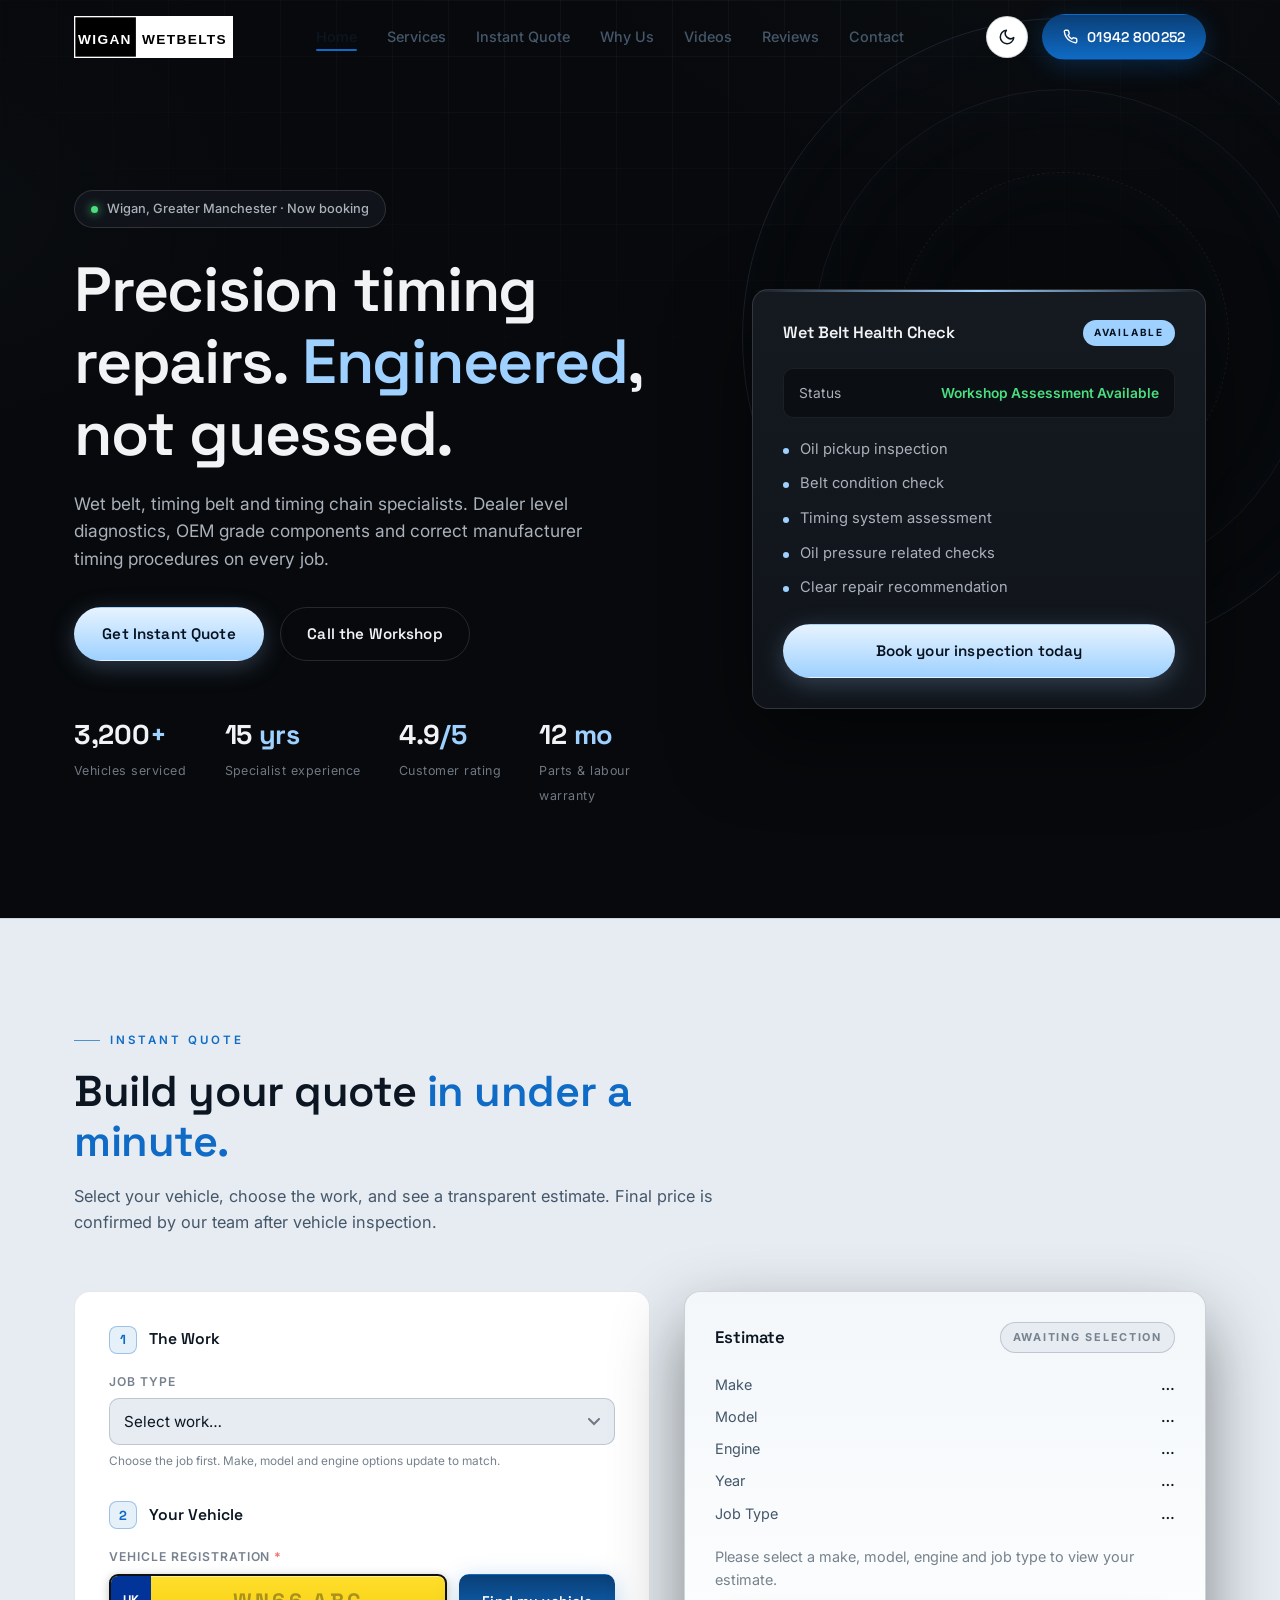
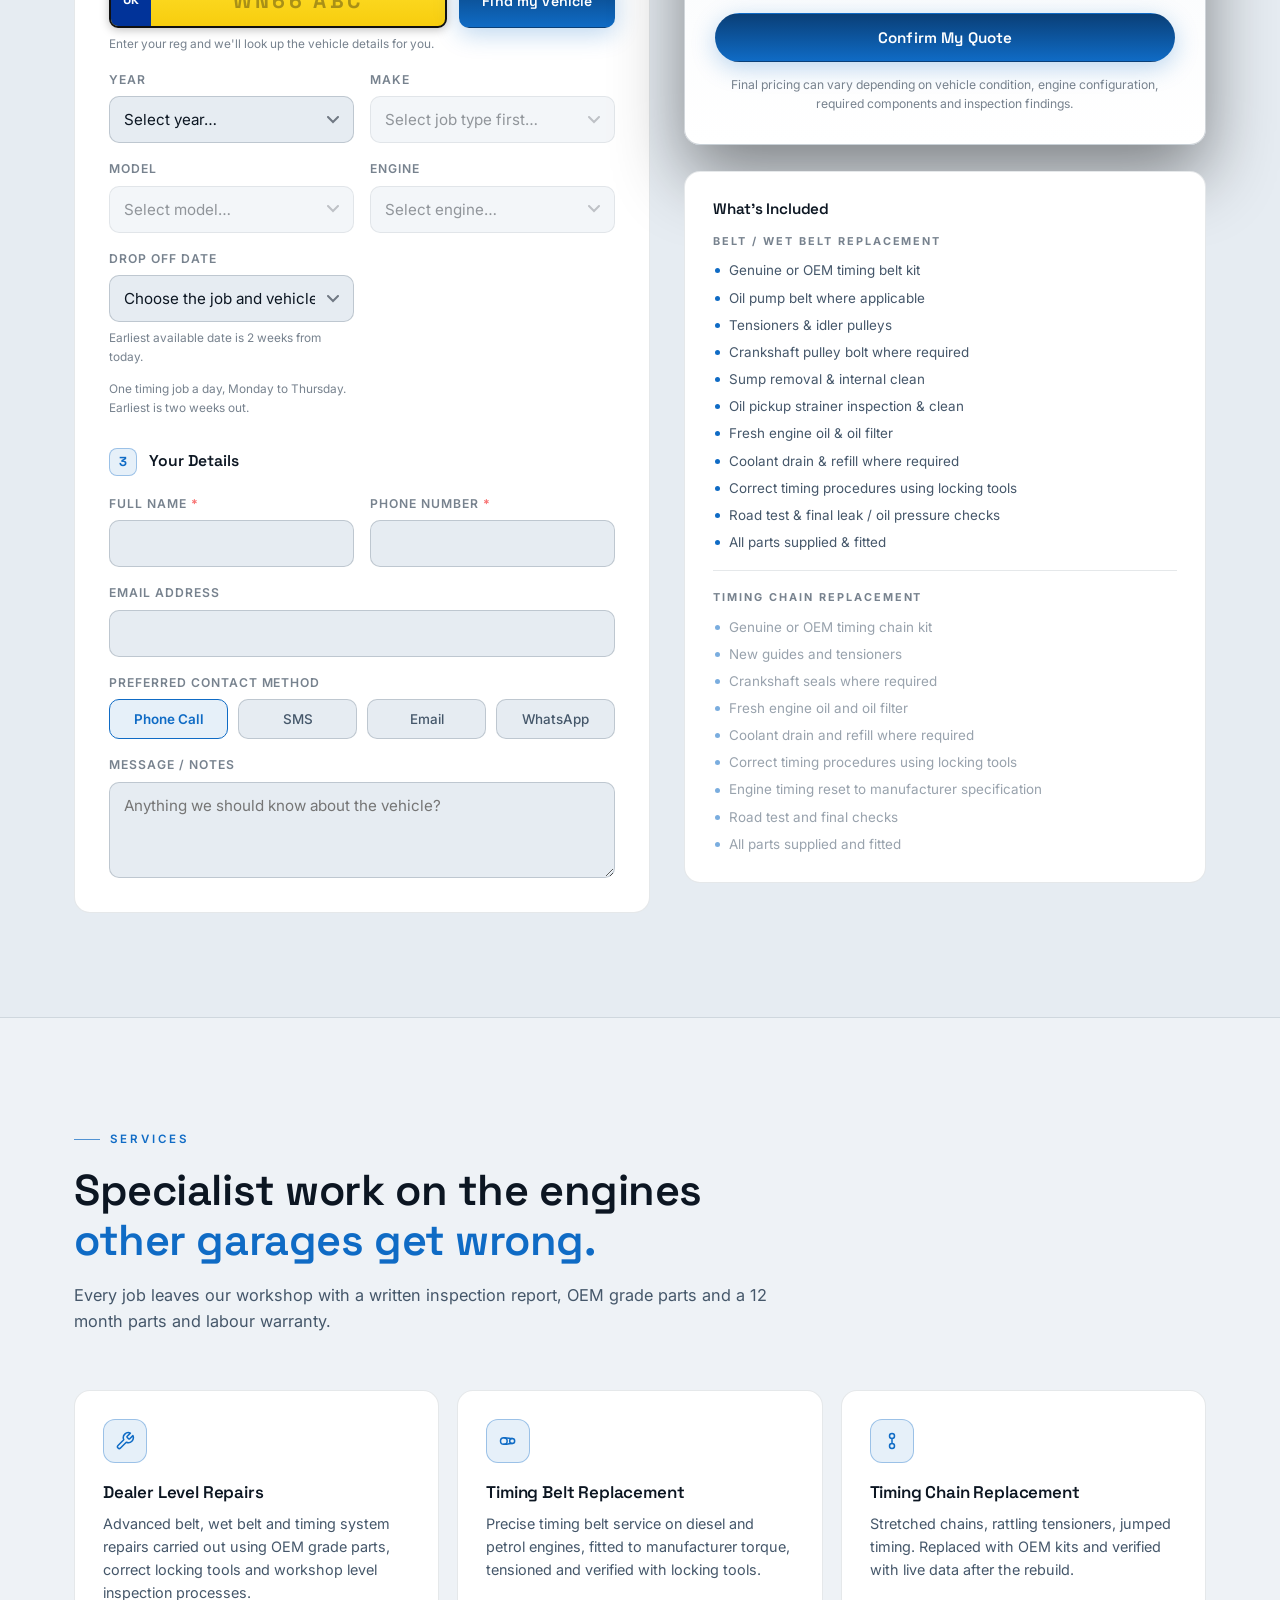
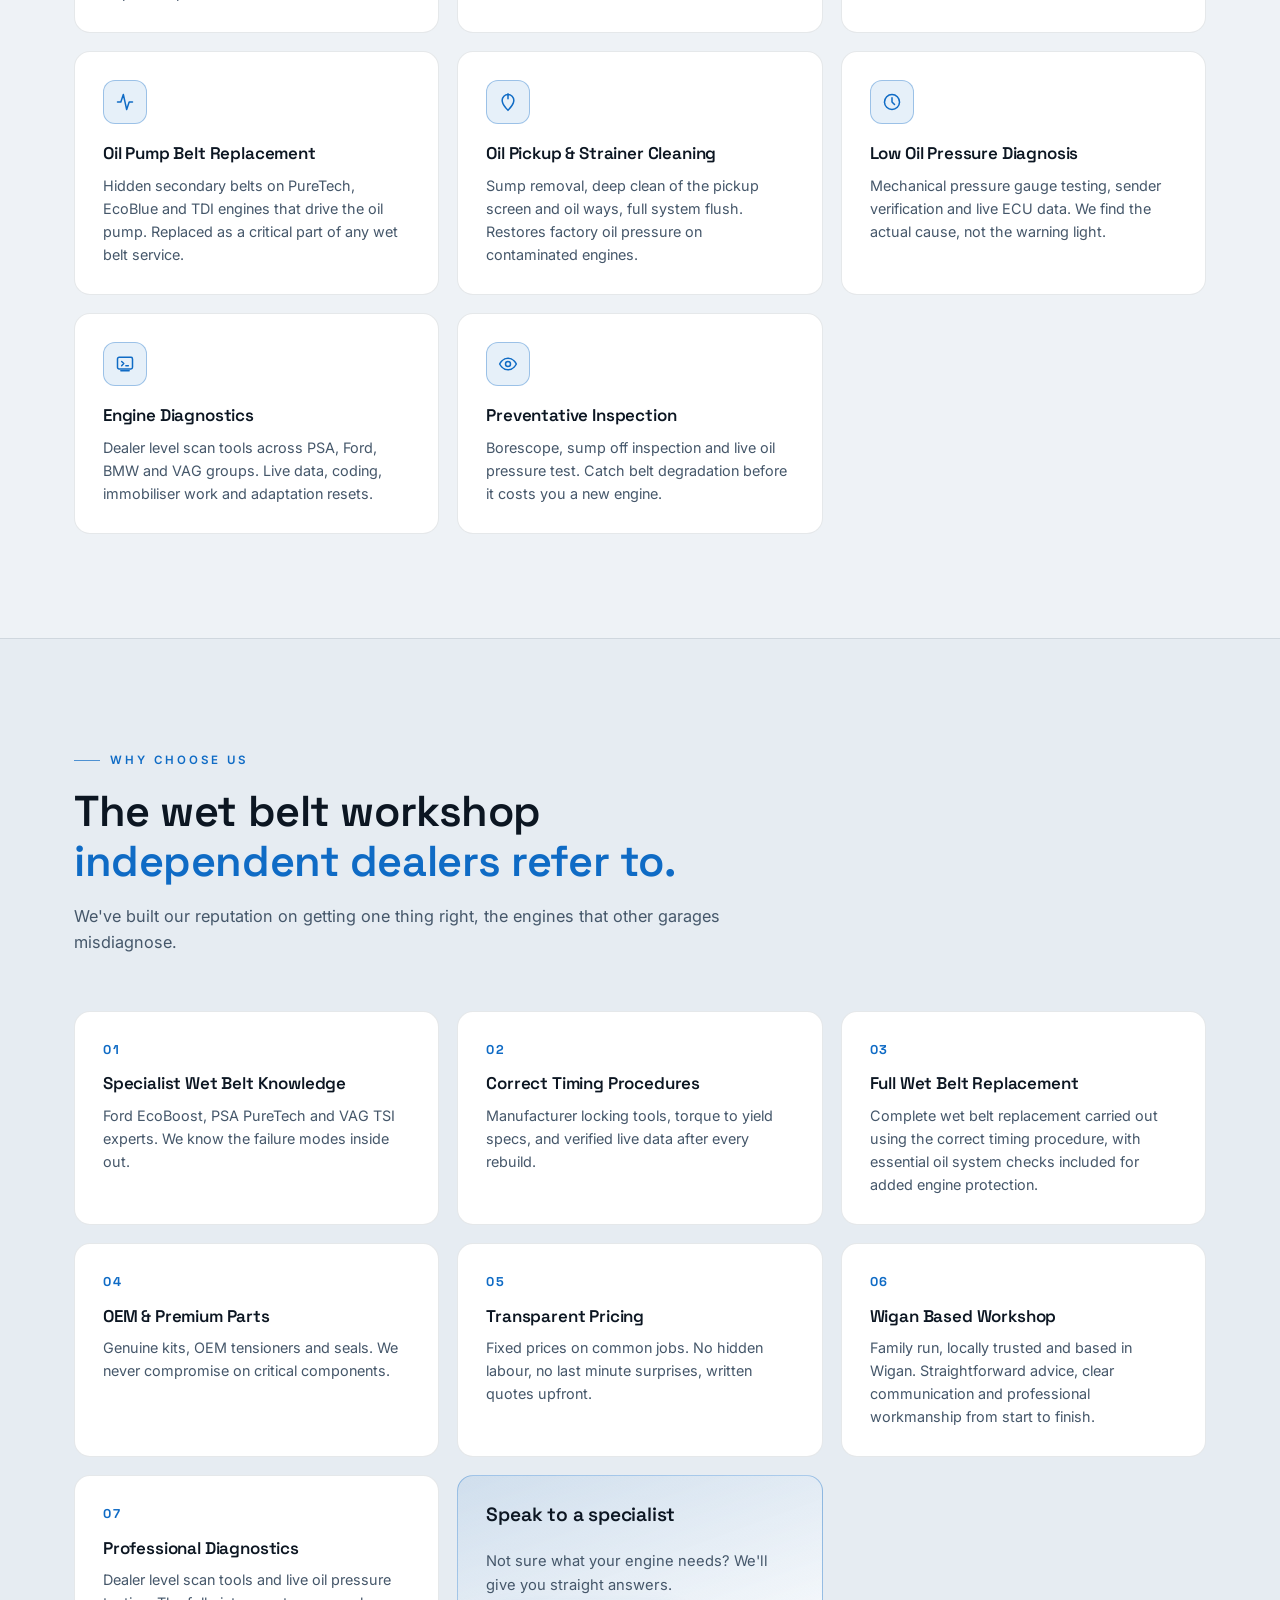
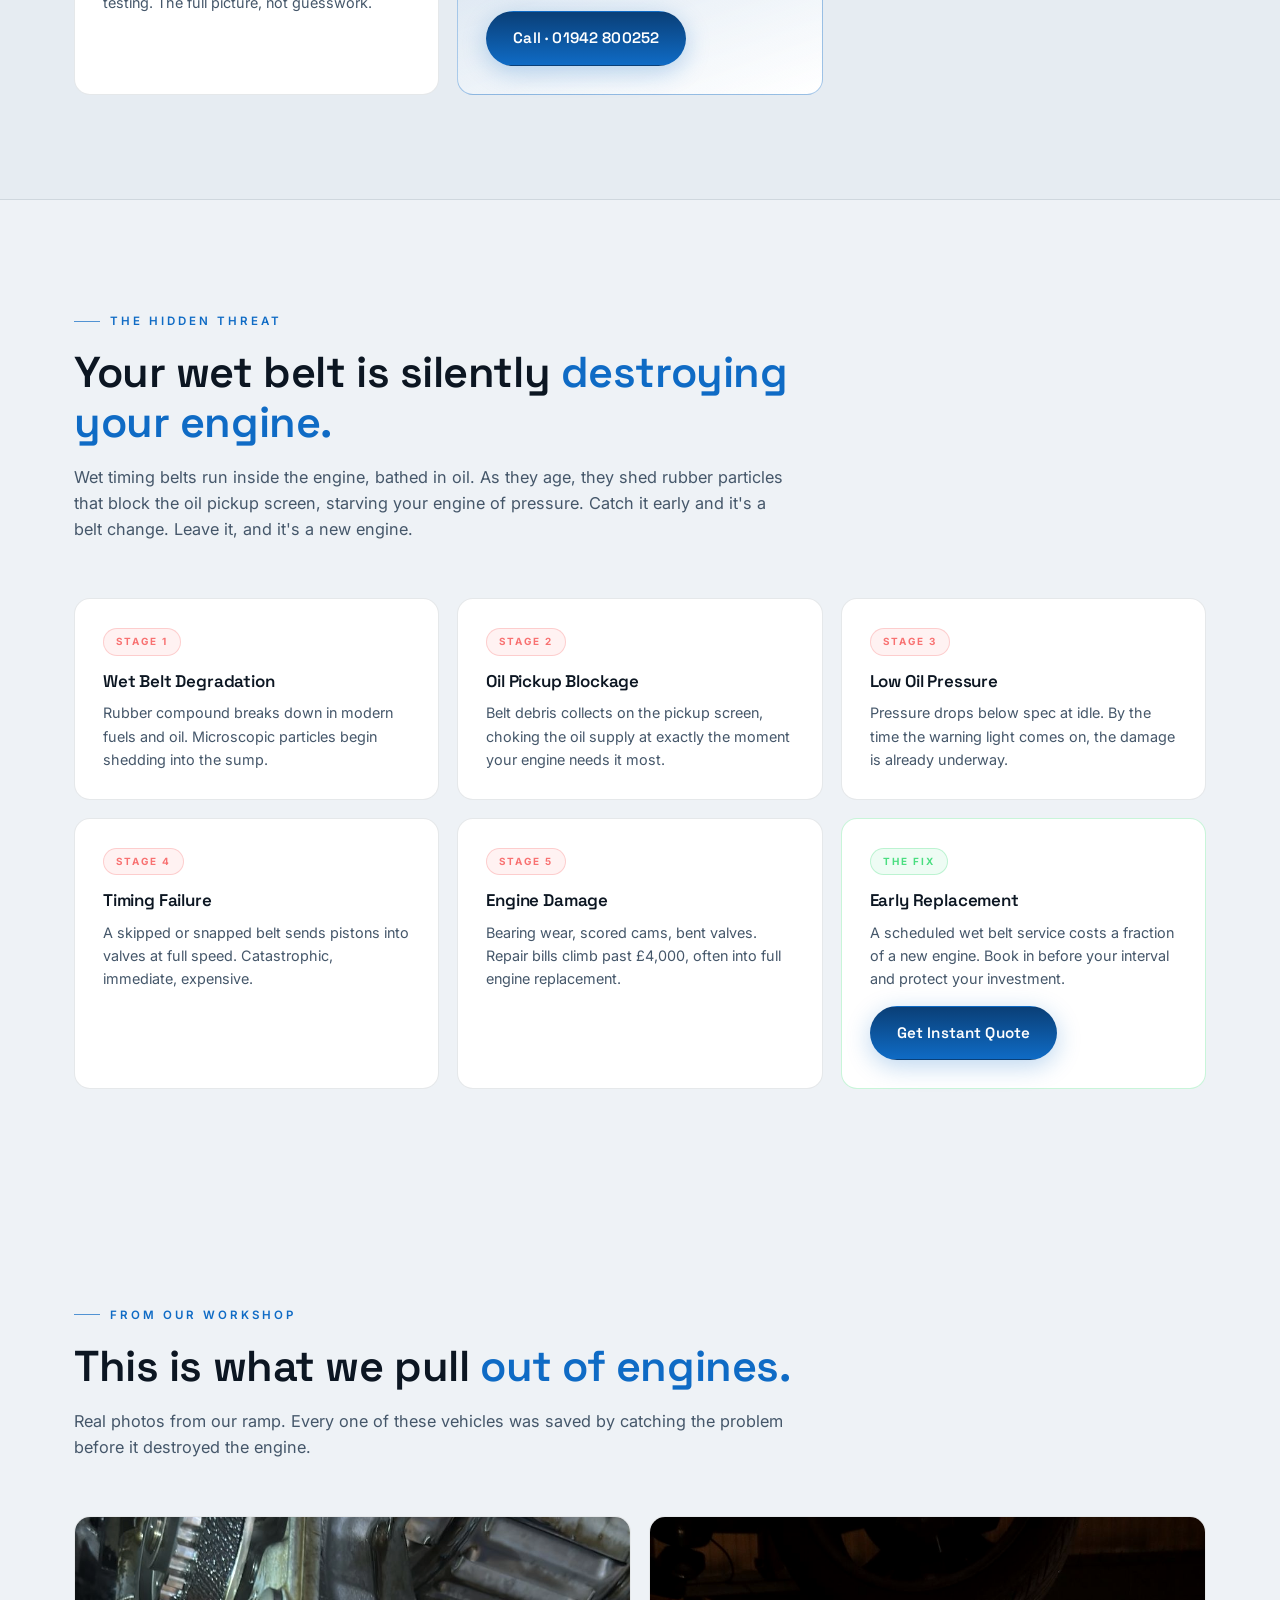
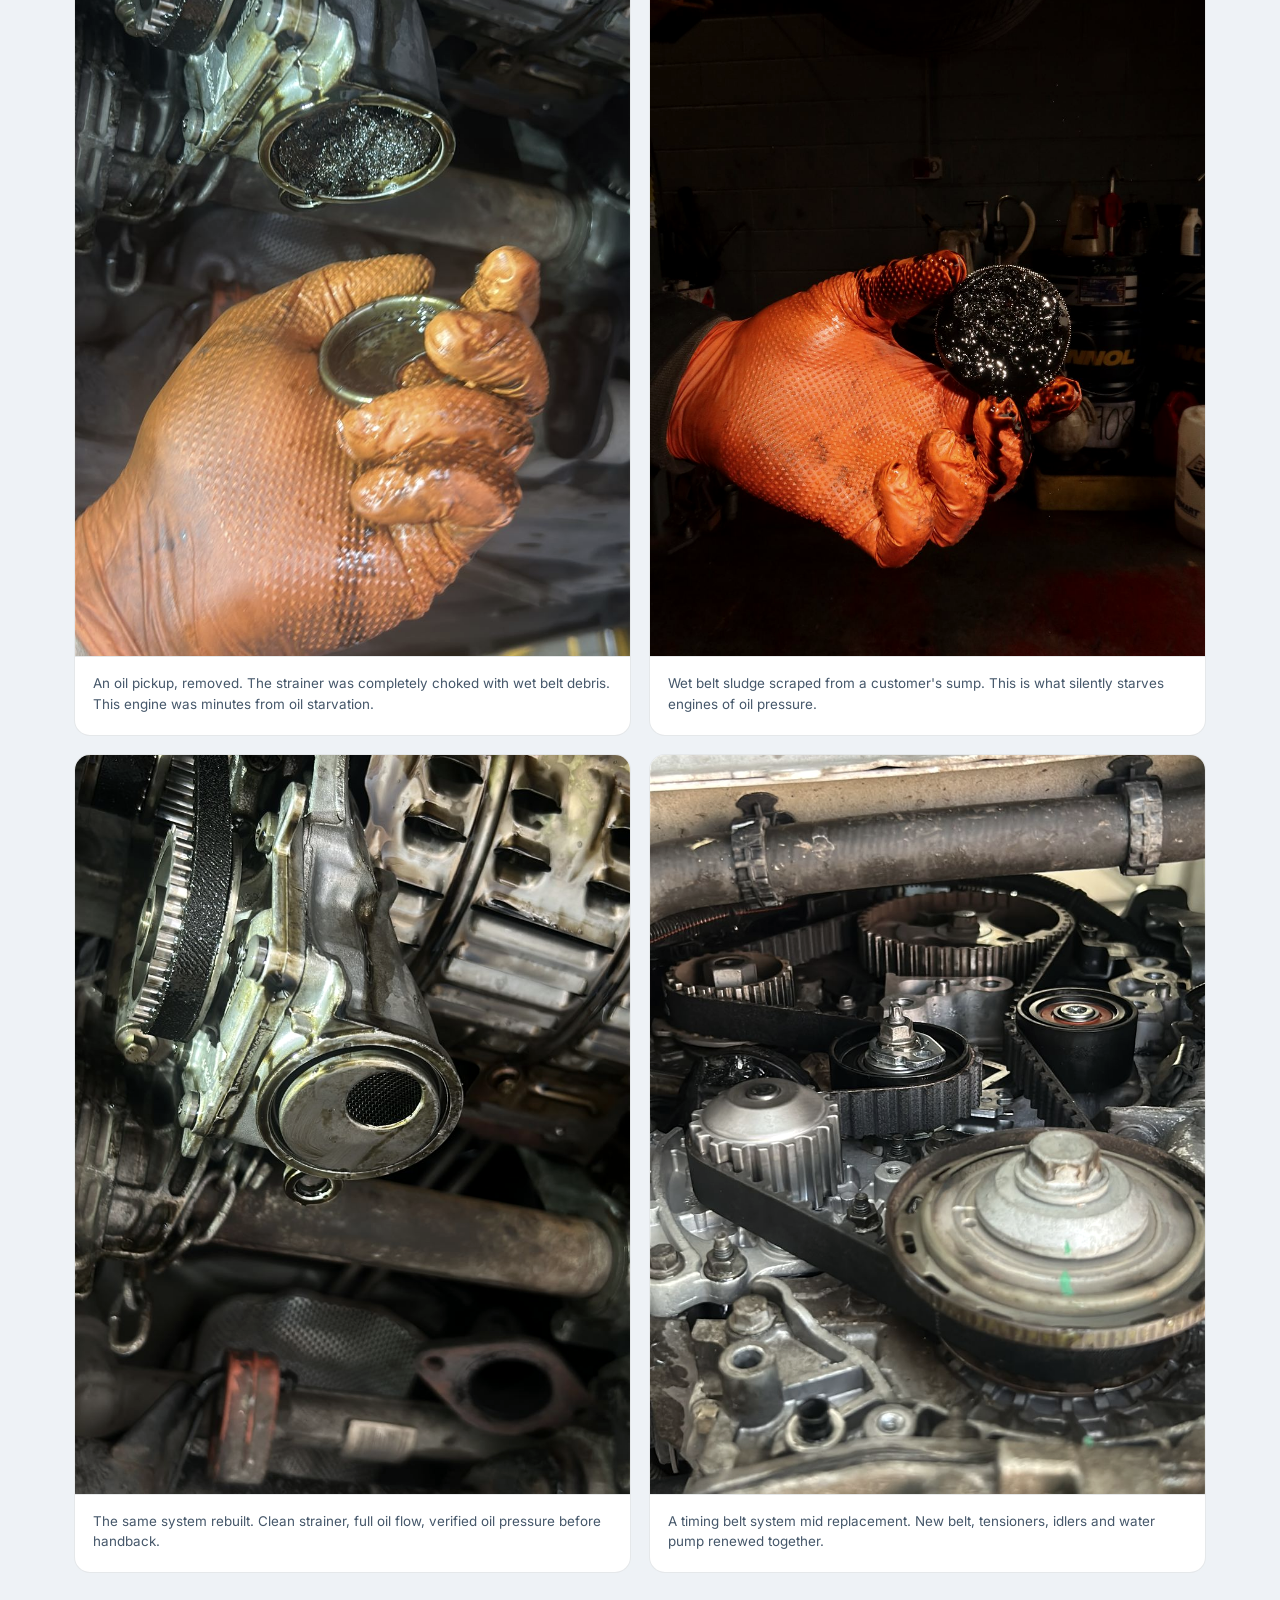
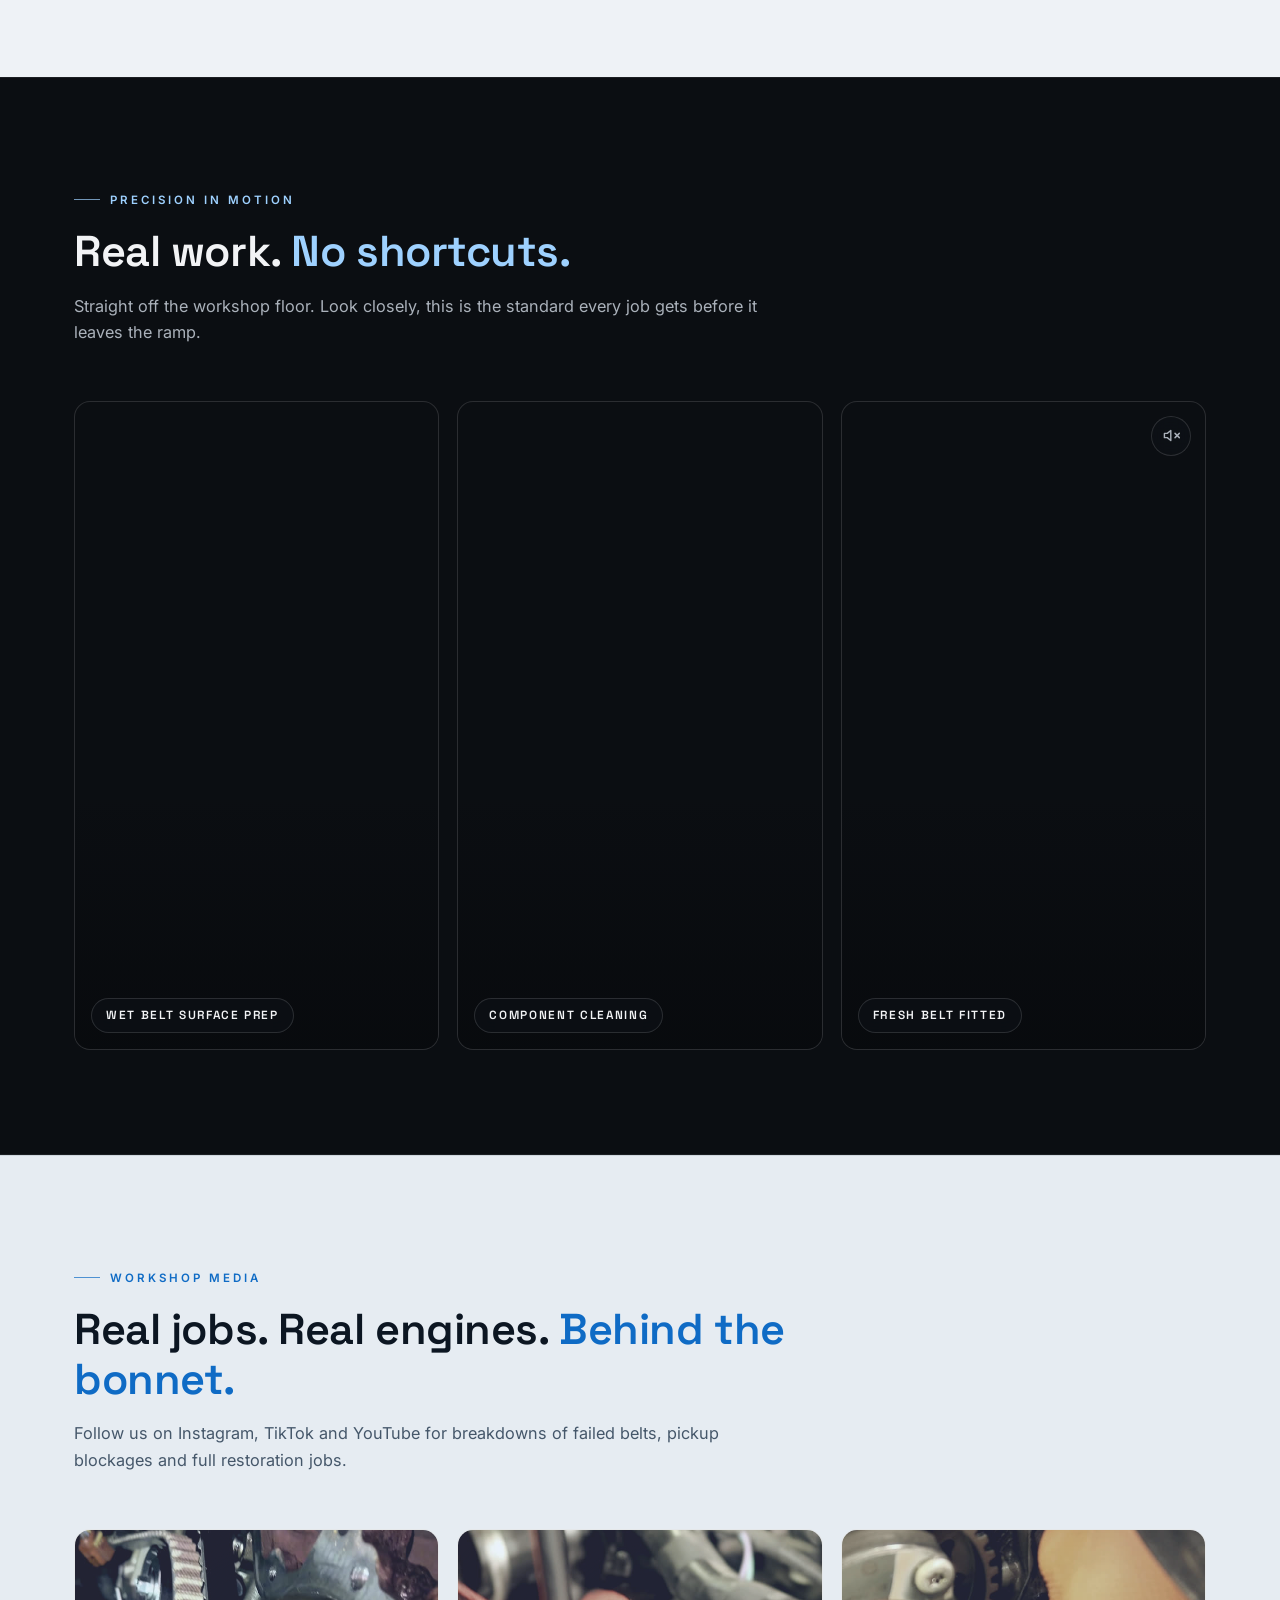
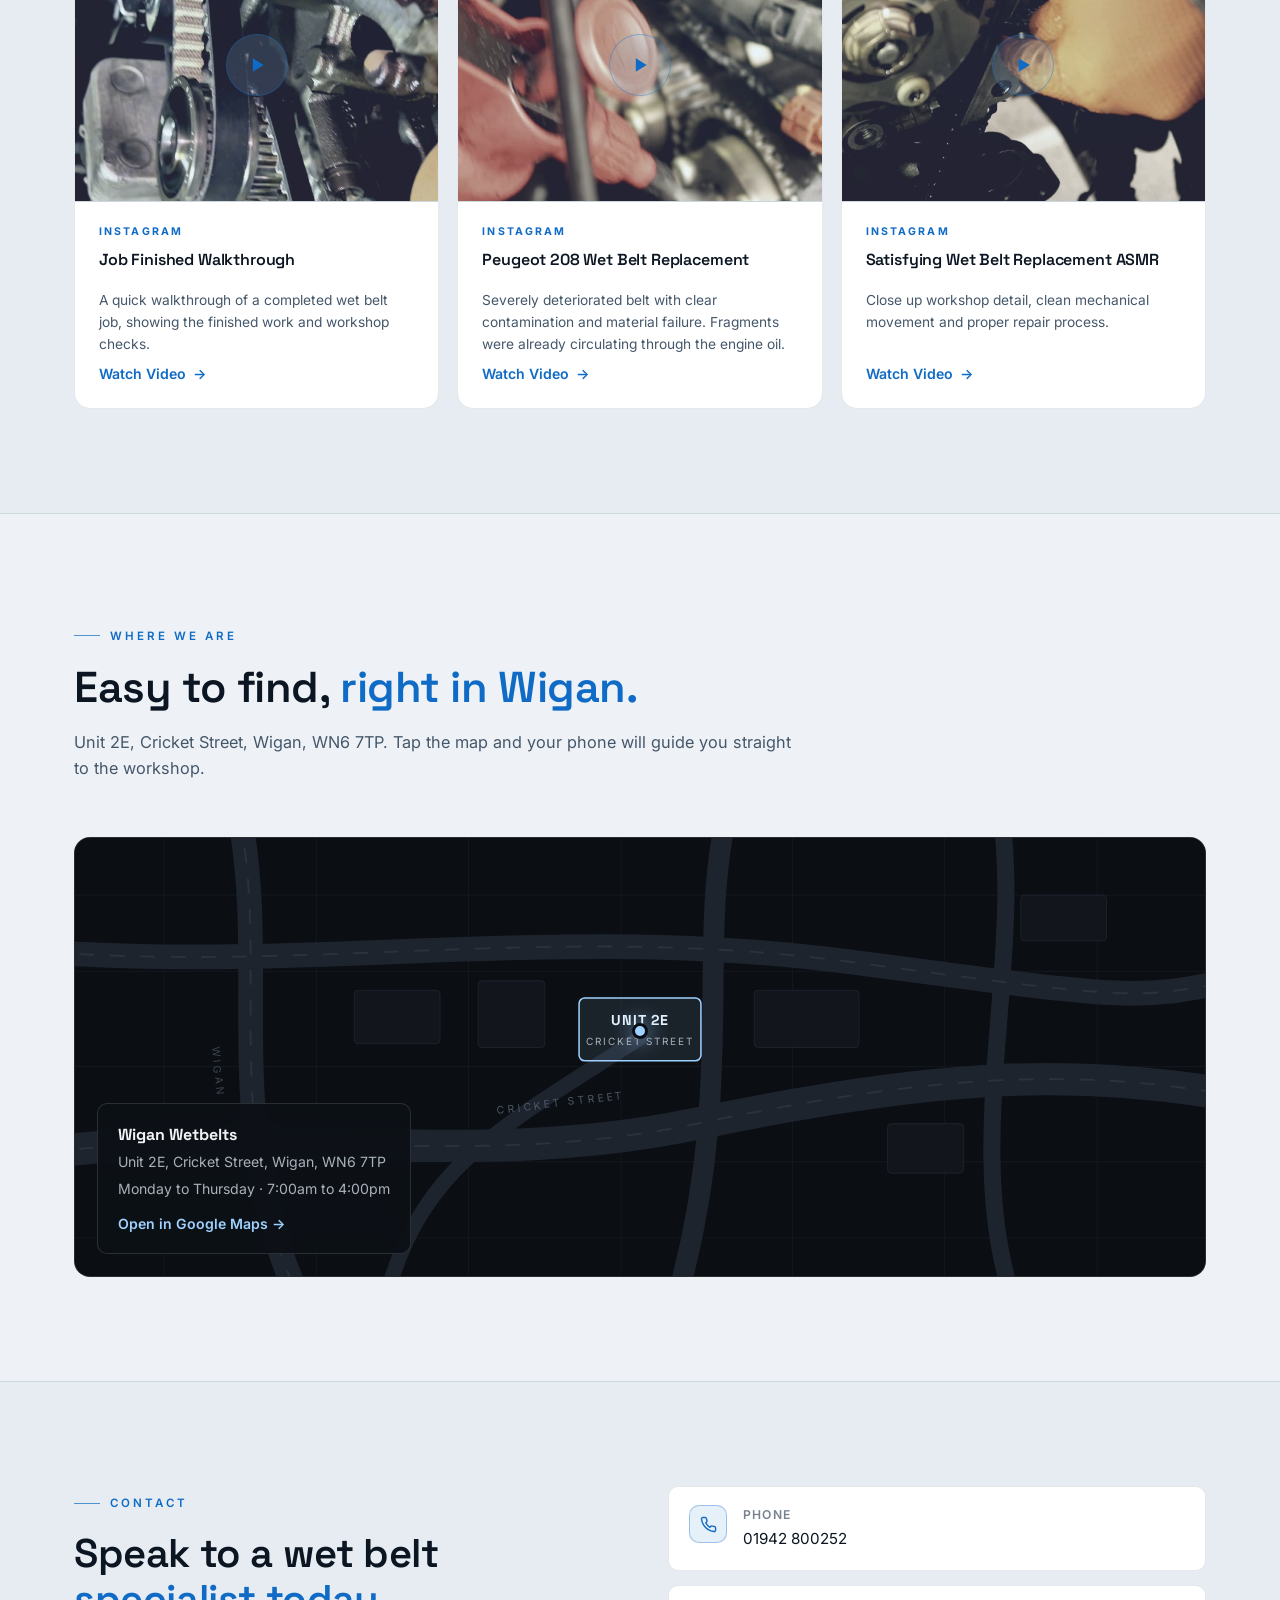
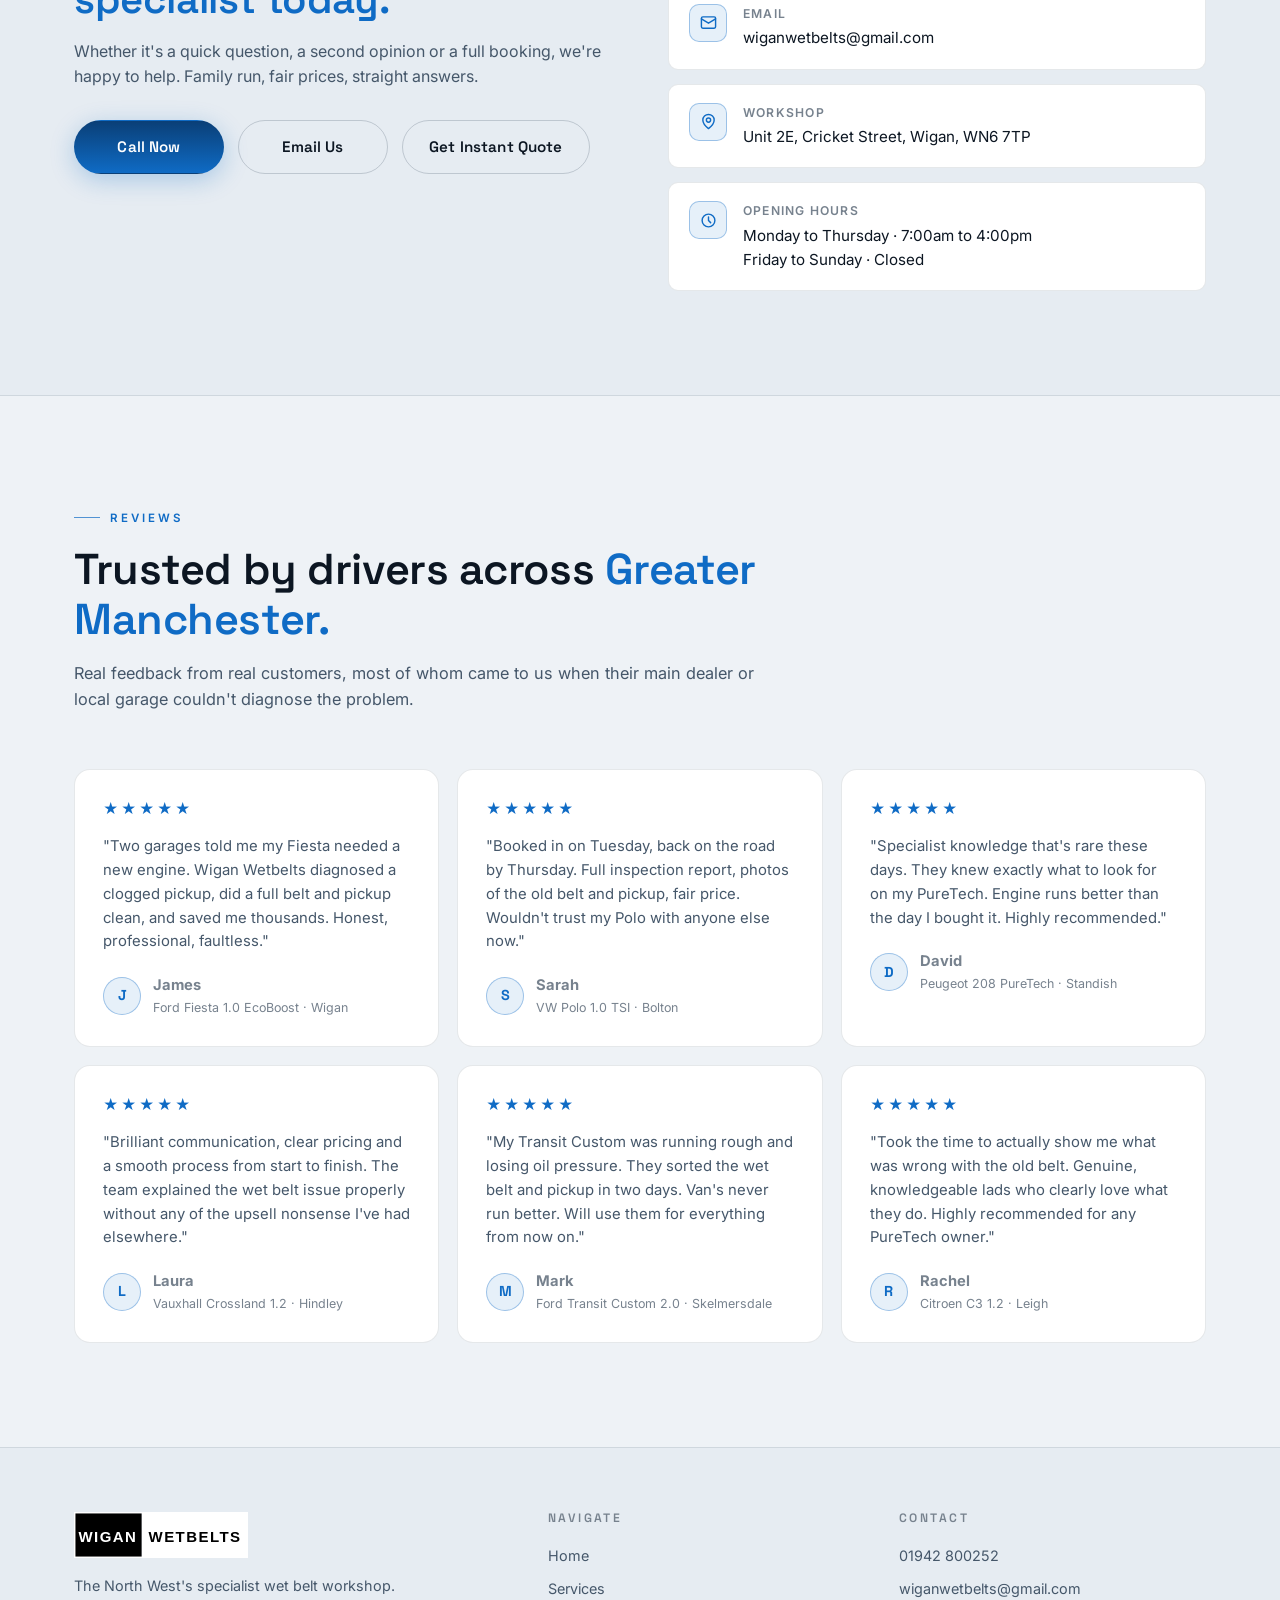
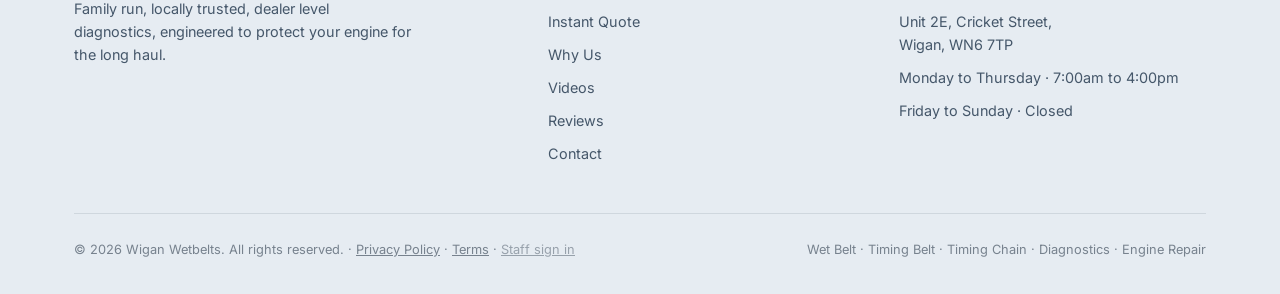
<file: index.html>
<!DOCTYPE html>
<html lang="en">
<head>
<meta charset="UTF-8" />
<meta name="viewport" content="width=device-width, initial-scale=1.0, minimum-scale=1.0, viewport-fit=cover" />
<meta name="description" content="Wet belt and timing chain specialists in Wigan. Dealer level repairs, diagnostics and OEM quality timing system replacement for Ford EcoBoost, PureTech, BMW, Volkswagen, Land Rover and more." />
<meta name="theme-color" content="#07090c" />
<title>Wigan Wetbelts | Wet Belt &amp; Timing Chain Specialists</title>

<link rel="icon" type="image/x-icon" href="favicon.ico" />
<link rel="icon" type="image/png" sizes="32x32" href="favicon-32.png" />
<link rel="icon" type="image/png" sizes="16x16" href="favicon-16.png" />
<link rel="apple-touch-icon" sizes="180x180" href="apple-touch-icon.png" />
<link rel="manifest" href="site.webmanifest" />

<meta property="og:title" content="Wigan Wetbelts | Wet Belt & Timing Chain Specialists" />
<meta property="og:description" content="Wet belt and timing chain specialists in Wigan. Dealer level repairs, diagnostics and OEM quality timing system replacement for Ford EcoBoost, PureTech, BMW, Volkswagen, Land Rover and more." />
<meta property="og:type" content="website" />
<meta property="og:url" content="https://wiganwetbelts.co.uk/" />
<meta property="og:image" content="https://wiganwetbelts.co.uk/images/og-card.jpg" />
<meta property="og:image:width" content="1200" />
<meta property="og:image:height" content="630" />
<meta name="twitter:card" content="summary_large_image" />
<meta name="twitter:image" content="https://wiganwetbelts.co.uk/images/og-card.jpg" />
<meta name="twitter:title" content="Wigan Wetbelts | Wet Belt & Timing Chain Specialists" />
<meta name="twitter:description" content="Wet belt and timing chain specialists in Wigan. Dealer level repairs, diagnostics and OEM quality timing system replacement." />

<link rel="preconnect" href="https://fonts.googleapis.com">
<link rel="preconnect" href="https://fonts.gstatic.com" crossorigin>
<link href="https://fonts.googleapis.com/css2?family=Space+Grotesk:wght@500;600;700&family=Inter:wght@400;500;600&display=swap" rel="stylesheet">
<link rel="stylesheet" href="styles.css?v=7">
<script>(function(){try{var t=localStorage.getItem('wwb.theme');if(!t&&window.matchMedia&&matchMedia('(prefers-color-scheme: light)').matches)t='light';if(t==='light')document.documentElement.setAttribute('data-theme','light');}catch(e){}})();</script>

<script type="application/ld+json">
{
  "@context": "https://schema.org",
  "@type": "AutoRepair",
  "name": "Wigan Wetbelts",
  "description": "Wet belt, timing belt and timing chain specialists in Wigan, Greater Manchester.",
  "telephone": "+441942800252",
  "email": "wiganwetbelts@gmail.com",
  "address": {
    "@type": "PostalAddress",
    "streetAddress": "Unit 2E, Cricket Street",
    "addressLocality": "Wigan",
    "postalCode": "WN6 7TP",
    "addressCountry": "GB"
  },
  "openingHours": "Mo-Th 07:00-16:00",
  "url": "https://wiganwetbelts.co.uk/"
}
</script>
</head>
<body>

<!-- ======================= ENTRY ANIMATION ======================= -->
<div id="intro" aria-hidden="true">
  <div class="intro-stage">
    <div class="il" role="img" aria-label="Wigan Wetbelts">
      <span class="il-half il-w">WIGAN</span><span class="il-half il-b">WETBELTS</span>
      <i class="il-shine" aria-hidden="true"></i>
    </div>
    <span class="intro-tag">Precision Timing Repairs</span>
  </div>
</div>

<!-- ======================= NAV ======================= -->
<nav id="nav" aria-label="Main navigation">
  <div class="wrap nav-inner">
    <a href="#home" class="brand" aria-label="Wigan Wetbelts home">
      <svg class="brand-logo" viewBox="0 0 720 190" xmlns="http://www.w3.org/2000/svg" preserveAspectRatio="xMidYMid meet" role="img" aria-label="Wigan Wetbelts">
        <rect x="0" y="0" width="280" height="190" fill="#000000"/>
        <rect x="280" y="0" width="440" height="190" fill="#ffffff"/>
        <rect x="3" y="3" width="714" height="184" fill="none" stroke="#ffffff" stroke-width="6"/>
        <text x="140" y="125" text-anchor="middle" font-family="'Helvetica Neue', Helvetica, Arial, sans-serif" font-weight="700" font-size="62" letter-spacing="6" fill="#ffffff">WIGAN</text>
        <text x="500" y="125" text-anchor="middle" font-family="'Helvetica Neue', Helvetica, Arial, sans-serif" font-weight="700" font-size="62" letter-spacing="6" fill="#000000">WETBELTS</text>
      </svg>
    </a>
    <ul class="nav-links">
      <li><a href="#home">Home</a></li>
      <li><a href="#services">Services</a></li>
      <li><a href="#quote">Instant Quote</a></li>
      <li><a href="#why">Why Us</a></li>
      <li><a href="#videos">Videos</a></li>
      <li><a href="#reviews">Reviews</a></li>
      <li><a href="#contact">Contact</a></li>
    </ul>
    <div class="nav-cta">
      <button class="theme-toggle" id="themeToggle" type="button" aria-label="Switch between light and dark mode">
        <svg class="ico-sun" width="18" height="18" viewBox="0 0 24 24" fill="none" stroke="currentColor" stroke-width="2" stroke-linecap="round" aria-hidden="true"><circle cx="12" cy="12" r="4"/><path d="M12 2v2M12 20v2M4.9 4.9l1.4 1.4M17.7 17.7l1.4 1.4M2 12h2M20 12h2M4.9 19.1l1.4-1.4M17.7 6.3l1.4-1.4"/></svg>
        <svg class="ico-moon" width="18" height="18" viewBox="0 0 24 24" fill="none" stroke="currentColor" stroke-width="2" stroke-linecap="round" stroke-linejoin="round" aria-hidden="true"><path d="M21 12.8A9 9 0 1 1 11.2 3a7 7 0 0 0 9.8 9.8z"/></svg>
      </button>
      <a class="btn btn-primary btn-call" href="tel:01942800252">
        <svg width="15" height="15" viewBox="0 0 24 24" fill="none" stroke="currentColor" stroke-width="2.2" stroke-linecap="round" stroke-linejoin="round" aria-hidden="true"><path d="M22 16.92v3a2 2 0 0 1-2.18 2 19.79 19.79 0 0 1-8.63-3.07 19.5 19.5 0 0 1-6-6 19.79 19.79 0 0 1-3.07-8.67A2 2 0 0 1 4.11 2h3a2 2 0 0 1 2 1.72c.13.96.36 1.9.7 2.81a2 2 0 0 1-.45 2.11L8.09 9.91a16 16 0 0 0 6 6l1.27-1.27a2 2 0 0 1 2.11-.45c.91.34 1.85.57 2.81.7A2 2 0 0 1 22 16.92z"/></svg>
        <span>01942 800252</span>
      </a>
      <button id="menuBtn" aria-label="Menu" aria-expanded="false"><i></i><i></i><i></i></button>
    </div>
  </div>
</nav>
<div id="mobileMenu" aria-hidden="true">
  <a href="#home">Home</a>
  <a href="#services">Services</a>
  <a href="#quote">Instant Quote</a>
  <a href="#why">Why Us</a>
  <a href="#videos">Videos</a>
  <a href="#reviews">Reviews</a>
  <a href="#contact">Contact</a>
  <a class="btn btn-primary mm-call" href="tel:01942800252">Call · 01942 800252</a>
</div>

<!-- ======================= HERO ======================= -->
<header id="home">
  <div class="hero-video" aria-hidden="true">
    <video id="heroVideo" class="loopvid" autoplay muted loop playsinline preload="metadata" poster="images/hero-poster.jpg">
      <source src="videos/hero-loop.mp4" type="video/mp4">
    </video>
    <i class="hv-shade"></i>
  </div>
  <div class="hero-3d" aria-hidden="true">
    <i class="ring r1"></i><i class="ring r2"></i><i class="ring r3"></i>
  </div>
  <div class="wrap hero-grid">
    <div>
      <span class="hero-pill"><span class="dot"></span> Wigan, Greater Manchester · Now booking</span>
      <h1>Precision timing repairs. <em>Engineered</em>, not guessed.</h1>
      <p class="hero-lede">Wet belt, timing belt and timing chain specialists. Dealer level diagnostics, OEM grade components and correct manufacturer timing procedures on every job.</p>
      <div class="hero-ctas">
        <a class="btn btn-primary" href="#quote">Get Instant Quote</a>
        <a class="btn btn-ghost" href="tel:01942800252">Call the Workshop</a>
      </div>
      <div class="hero-stats">
        <div class="stat"><b>3,200<i>+</i></b><span>Vehicles serviced</span></div>
        <div class="stat"><b>15 <i>yrs</i></b><span>Specialist experience</span></div>
        <div class="stat"><b>4.9<i>/5</i></b><span>Customer rating</span></div>
        <div class="stat"><b>12 <i>mo</i></b><span>Parts &amp; labour warranty</span></div>
      </div>
    </div>
    <aside class="hero-card reveal" aria-label="Wet belt health check">
      <div class="hc-top">
        <span class="hc-title">Wet Belt Health Check</span>
        <span class="hc-badge">Available</span>
      </div>
      <div class="hc-status"><span>Status</span><b>Workshop Assessment Available</b></div>
      <ul>
        <li>Oil pickup inspection</li>
        <li>Belt condition check</li>
        <li>Timing system assessment</li>
        <li>Oil pressure related checks</li>
        <li>Clear repair recommendation</li>
      </ul>
      <a class="btn btn-primary" href="#quote">Book your inspection today</a>
    </aside>
  </div>
</header>

<!-- ======================= QUOTE ======================= -->
<section id="quote" class="tint">
  <div class="wrap">
    <div class="section-head reveal">
      <span class="kicker">Instant Quote</span>
      <h2>Build your quote <em>in under a minute.</em></h2>
      <p>Select your vehicle, choose the work, and see a transparent estimate. Final price is confirmed by our team after vehicle inspection.</p>
    </div>

    <div class="quote-grid">
      <form class="q-panel reveal" onsubmit="return false" novalidate>
        <div class="q-step">
          <div class="q-step-label"><span class="n">1</span> The Work</div>
          <div class="q-fields">
            <div class="q-field full">
              <label for="qJob">Job Type</label>
              <select id="qJob">
                <option value="">Select work…</option>
                <option value="Timing Belt / Wet Belt Replacement">Timing Belt / Wet Belt Replacement</option>
                <option value="Timing Chain Replacement">Timing Chain Replacement</option>
                <option value="Diagnosis / Inspection">Diagnosis / Inspection</option>
              </select>
              <small>Choose the job first. Make, model and engine options update to match.</small>
            </div>
          </div>
        </div>

        <div class="q-step">
          <div class="q-step-label"><span class="n">2</span> Your Vehicle</div>
          <div class="q-fields">
            <div class="q-field full">
              <label for="qReg">Vehicle Registration <b>*</b></label>
              <div class="reg-row">
                <div class="reg-plate">
                  <span class="reg-band" aria-hidden="true">UK</span>
                  <input id="qReg" type="text" autocomplete="off" placeholder="WN66 ABC" maxlength="10" aria-label="Vehicle registration">
                </div>
                <button type="button" class="btn btn-primary reg-find" id="qRegFind">Find my vehicle</button>
              </div>
              <small id="qRegStatus">Enter your reg and we'll look up the vehicle details for you.</small>
            </div>
            <div class="q-field">
              <label for="qYear">Year</label>
              <select id="qYear">
                <option value="">Select year…</option>
              </select>
            </div>
            <div class="q-field">
              <label for="qMake">Make</label>
              <select id="qMake" disabled><option value="">Select job type first…</option></select>
            </div>
            <div class="q-field">
              <label for="qModel">Model</label>
              <select id="qModel" disabled><option value="">Select model…</option></select>
            </div>
            <div class="q-field">
              <label for="qEngine">Engine</label>
              <select id="qEngine" disabled><option value="">Select engine…</option></select>
            </div>
            <div class="q-field">
              <label for="qDate">Drop off date</label>
              <select id="qDate"><option value="">Choose the job and vehicle first…</option></select>
              <input id="qDateFallback" type="date" hidden>
              <small>Earliest available date is 2 weeks from today.</small>
            </div>
          </div>
        </div>

        <div class="q-step">
          <div class="q-step-label"><span class="n">3</span> Your Details</div>
          <div class="q-fields">
            <div class="q-field">
              <label for="qName">Full Name <b>*</b></label>
              <input id="qName" type="text" autocomplete="name">
            </div>
            <div class="q-field">
              <label for="qPhone">Phone Number <b>*</b></label>
              <input id="qPhone" type="tel" autocomplete="tel">
            </div>
            <div class="q-field full">
              <label for="qEmail">Email Address</label>
              <input id="qEmail" type="email" autocomplete="email">
            </div>
            <div class="q-field full">
              <label>Preferred Contact Method</label>
              <div class="qf-pcm" id="qContactGrid" role="radiogroup" aria-label="Preferred contact method">
                <button type="button" class="qf-pcm-opt is-active" data-value="Phone Call" role="radio" aria-checked="true">Phone Call</button>
                <button type="button" class="qf-pcm-opt" data-value="SMS" role="radio" aria-checked="false">SMS</button>
                <button type="button" class="qf-pcm-opt" data-value="Email" role="radio" aria-checked="false">Email</button>
                <button type="button" class="qf-pcm-opt" data-value="WhatsApp" role="radio" aria-checked="false">WhatsApp</button>
              </div>
              <input type="hidden" id="qContact" value="Phone Call">
            </div>
            <div class="q-field full">
              <label for="qMsg">Message / Notes</label>
              <textarea id="qMsg" placeholder="Anything we should know about the vehicle?"></textarea>
            </div>
          </div>
        </div>
      </form>

      <div>
        <aside class="qc reveal" aria-label="Estimate">
          <div class="qc-head">
            <h3>Estimate</h3>
            <span id="qcStatus">Awaiting selection</span>
          </div>

          <div class="qc-vehicle">
            <div class="qc-line"><span>Make</span><strong id="qcMake">…</strong></div>
            <div class="qc-line"><span>Model</span><strong id="qcModel">…</strong></div>
            <div class="qc-line"><span>Engine</span><strong id="qcEngine">…</strong></div>
            <div class="qc-line"><span>Year</span><strong id="qcYear">…</strong></div>
            <div class="qc-line"><span>Job Type</span><strong id="qcJob">…</strong></div>
          </div>

          <div id="qcDrive" hidden></div>

          <p id="qcMessage">Please select a make, model, engine and job type to view your estimate.</p>

          <div id="qcPrices" hidden>
            <div id="qcRangeBlock" hidden>
              <div class="qc-range-label">Estimated Repair Pricing</div>
              <div id="qcRange"></div>
            </div>
            <div class="qc-line"><span>Estimated Workshop Quote (ex VAT)</span><strong id="qcNet">£0.00</strong></div>
            <div class="qc-line"><span>VAT (20%)</span><strong id="qcVat">£0.00</strong></div>
            <div class="qc-line qc-total"><span>Total including VAT</span><strong id="qcGross">£0.00</strong></div>
            <div class="qc-line" id="qcHrsLine" hidden><span>Estimated Repair Time</span><strong id="qcHrs"></strong></div>
            <div id="qcServiceIncludes" hidden>
              <div class="qc-si-label">Service Includes</div>
              <ul id="qcServiceIncludesList"></ul>
            </div>
          </div>

          <div id="qcExtraNote" hidden></div>

          <button class="btn btn-primary" id="qcConfirm">Confirm My Quote</button>
          <p class="qc-small">Final pricing can vary depending on vehicle condition, engine configuration, required components and inspection findings.</p>

          <div id="qcFeedback" role="status"></div>
          <div id="qcSummary" hidden></div>
        </aside>

        <div class="card reveal" id="qcIncluded" data-service="wet">
          <h4>What's Included</h4>
          <div class="qci-block">
            <div class="qci-title">Belt / Wet Belt Replacement</div>
            <ul class="qci-list qci-list--active" data-for="wet">
              <li>Genuine or OEM timing belt kit</li>
              <li>Oil pump belt where applicable</li>
              <li>Tensioners &amp; idler pulleys</li>
              <li>Crankshaft pulley bolt where required</li>
              <li>Sump removal &amp; internal clean</li>
              <li>Oil pickup strainer inspection &amp; clean</li>
              <li>Fresh engine oil &amp; oil filter</li>
              <li>Coolant drain &amp; refill where required</li>
              <li>Correct timing procedures using locking tools</li>
              <li>Road test &amp; final leak / oil pressure checks</li>
              <li>All parts supplied &amp; fitted</li>
            </ul>
          </div>
          <div class="qci-block">
            <div class="qci-title">Timing Chain Replacement</div>
            <ul class="qci-list" data-for="chain">
              <li>Genuine or OEM timing chain kit</li>
              <li>New guides and tensioners</li>
              <li>Crankshaft seals where required</li>
              <li>Fresh engine oil and oil filter</li>
              <li>Coolant drain and refill where required</li>
              <li>Correct timing procedures using locking tools</li>
              <li>Engine timing reset to manufacturer specification</li>
              <li>Road test and final checks</li>
              <li>All parts supplied and fitted</li>
            </ul>
          </div>
        </div>
      </div>
    </div>
  </div>
</section>

<!-- ======================= SERVICES ======================= -->
<section id="services">
  <div class="wrap">
    <div class="section-head reveal">
      <span class="kicker">Services</span>
      <h2>Specialist work on the engines <em>other garages get wrong.</em></h2>
      <p>Every job leaves our workshop with a written inspection report, OEM grade parts and a 12 month parts and labour warranty.</p>
    </div>
    <div class="cards-3">
      <div class="card reveal">
        <div class="ic"><svg width="20" height="20" viewBox="0 0 24 24" fill="none" stroke="currentColor" stroke-width="1.8" stroke-linecap="round" stroke-linejoin="round"><path d="M14.7 6.3a1 1 0 0 0 0 1.4l1.6 1.6a1 1 0 0 0 1.4 0l3.77-3.77a6 6 0 0 1-7.94 7.94l-6.91 6.91a2.12 2.12 0 0 1-3-3l6.91-6.91a6 6 0 0 1 7.94-7.94l-3.76 3.76z"/></svg></div>
        <h3>Dealer Level Repairs</h3>
        <p>Advanced belt, wet belt and timing system repairs carried out using OEM grade parts, correct locking tools and workshop level inspection processes.</p>
      </div>
      <div class="card reveal">
        <div class="ic"><svg width="20" height="20" viewBox="0 0 24 24" fill="none" stroke="currentColor" stroke-width="1.8"><circle cx="7" cy="12" r="4"/><circle cx="17" cy="12" r="3"/><path d="M7 8c6 0 7 1.2 10 1M7 16c6 0 7-1.2 10-1" stroke-linecap="round"/></svg></div>
        <h3>Timing Belt Replacement</h3>
        <p>Precise timing belt service on diesel and petrol engines, fitted to manufacturer torque, tensioned and verified with locking tools.</p>
      </div>
      <div class="card reveal">
        <div class="ic"><svg width="20" height="20" viewBox="0 0 24 24" fill="none" stroke="currentColor" stroke-width="1.8" stroke-linecap="round"><path d="M9 6a3 3 0 1 0 6 0 3 3 0 0 0-6 0M9 18a3 3 0 1 0 6 0 3 3 0 0 0-6 0M12 9v6"/></svg></div>
        <h3>Timing Chain Replacement</h3>
        <p>Stretched chains, rattling tensioners, jumped timing. Replaced with OEM kits and verified with live data after the rebuild.</p>
      </div>
      <div class="card reveal">
        <div class="ic"><svg width="20" height="20" viewBox="0 0 24 24" fill="none" stroke="currentColor" stroke-width="1.8" stroke-linecap="round" stroke-linejoin="round"><path d="M3 12h4l3-9 4 18 3-9h4"/></svg></div>
        <h3>Oil Pump Belt Replacement</h3>
        <p>Hidden secondary belts on PureTech, EcoBlue and TDI engines that drive the oil pump. Replaced as a critical part of any wet belt service.</p>
      </div>
      <div class="card reveal">
        <div class="ic"><svg width="20" height="20" viewBox="0 0 24 24" fill="none" stroke="currentColor" stroke-width="1.8" stroke-linecap="round" stroke-linejoin="round"><path d="M12 2v6M5 10c0 5 3 8 7 12 4-4 7-7 7-12a7 7 0 0 0-14 0z"/></svg></div>
        <h3>Oil Pickup &amp; Strainer Cleaning</h3>
        <p>Sump removal, deep clean of the pickup screen and oil ways, full system flush. Restores factory oil pressure on contaminated engines.</p>
      </div>
      <div class="card reveal">
        <div class="ic"><svg width="20" height="20" viewBox="0 0 24 24" fill="none" stroke="currentColor" stroke-width="1.8" stroke-linecap="round" stroke-linejoin="round"><circle cx="12" cy="12" r="9"/><path d="M12 7v5l3 3"/></svg></div>
        <h3>Low Oil Pressure Diagnosis</h3>
        <p>Mechanical pressure gauge testing, sender verification and live ECU data. We find the actual cause, not the warning light.</p>
      </div>
      <div class="card reveal">
        <div class="ic"><svg width="20" height="20" viewBox="0 0 24 24" fill="none" stroke="currentColor" stroke-width="1.8" stroke-linecap="round" stroke-linejoin="round"><rect x="3" y="4" width="18" height="14" rx="2"/><path d="M7 20h10M8 9l2.5 2.5L8 14M13 14h3"/></svg></div>
        <h3>Engine Diagnostics</h3>
        <p>Dealer level scan tools across PSA, Ford, BMW and VAG groups. Live data, coding, immobiliser work and adaptation resets.</p>
      </div>
      <div class="card reveal">
        <div class="ic"><svg width="20" height="20" viewBox="0 0 24 24" fill="none" stroke="currentColor" stroke-width="1.8" stroke-linecap="round" stroke-linejoin="round"><path d="M2 12s3.5-7 10-7 10 7 10 7-3.5 7-10 7-10-7-10-7z"/><circle cx="12" cy="12" r="3"/></svg></div>
        <h3>Preventative Inspection</h3>
        <p>Borescope, sump off inspection and live oil pressure test. Catch belt degradation before it costs you a new engine.</p>
      </div>
    </div>
  </div>
</section>

<!-- ======================= WHY ======================= -->
<section id="why" class="tint">
  <div class="wrap">
    <div class="section-head reveal">
      <span class="kicker">Why Choose Us</span>
      <h2>The wet belt workshop <em>independent dealers refer to.</em></h2>
      <p>We've built our reputation on getting one thing right, the engines that other garages misdiagnose.</p>
    </div>
    <div class="why-grid">
      <div class="card why-item reveal"><span class="num">01</span><h3>Specialist Wet Belt Knowledge</h3><p>Ford EcoBoost, PSA PureTech and VAG TSI experts. We know the failure modes inside out.</p></div>
      <div class="card why-item reveal"><span class="num">02</span><h3>Correct Timing Procedures</h3><p>Manufacturer locking tools, torque to yield specs, and verified live data after every rebuild.</p></div>
      <div class="card why-item reveal"><span class="num">03</span><h3>Full Wet Belt Replacement</h3><p>Complete wet belt replacement carried out using the correct timing procedure, with essential oil system checks included for added engine protection.</p></div>
      <div class="card why-item reveal"><span class="num">04</span><h3>OEM &amp; Premium Parts</h3><p>Genuine kits, OEM tensioners and seals. We never compromise on critical components.</p></div>
      <div class="card why-item reveal"><span class="num">05</span><h3>Transparent Pricing</h3><p>Fixed prices on common jobs. No hidden labour, no last minute surprises, written quotes upfront.</p></div>
      <div class="card why-item reveal"><span class="num">06</span><h3>Wigan Based Workshop</h3><p>Family run, locally trusted and based in Wigan. Straightforward advice, clear communication and professional workmanship from start to finish.</p></div>
      <div class="card why-item reveal"><span class="num">07</span><h3>Professional Diagnostics</h3><p>Dealer level scan tools and live oil pressure testing. The full picture, not guesswork.</p></div>
      <div class="card why-cta reveal">
        <h3>Speak to a specialist</h3>
        <p>Not sure what your engine needs? We'll give you straight answers.</p>
        <a class="btn btn-primary" href="tel:01942800252">Call · 01942 800252</a>
      </div>
    </div>
  </div>
</section>

<!-- ======================= THREAT ======================= -->
<section id="threat">
  <div class="wrap">
    <div class="section-head reveal">
      <span class="kicker">The Hidden Threat</span>
      <h2>Your wet belt is silently <em>destroying your engine.</em></h2>
      <p>Wet timing belts run inside the engine, bathed in oil. As they age, they shed rubber particles that block the oil pickup screen, starving your engine of pressure. Catch it early and it's a belt change. Leave it, and it's a new engine.</p>
    </div>
    <div class="stages">
      <div class="card stage reveal"><span class="tag">Stage 1</span><h3>Wet Belt Degradation</h3><p>Rubber compound breaks down in modern fuels and oil. Microscopic particles begin shedding into the sump.</p></div>
      <div class="card stage reveal"><span class="tag">Stage 2</span><h3>Oil Pickup Blockage</h3><p>Belt debris collects on the pickup screen, choking the oil supply at exactly the moment your engine needs it most.</p></div>
      <div class="card stage reveal"><span class="tag">Stage 3</span><h3>Low Oil Pressure</h3><p>Pressure drops below spec at idle. By the time the warning light comes on, the damage is already underway.</p></div>
      <div class="card stage reveal"><span class="tag">Stage 4</span><h3>Timing Failure</h3><p>A skipped or snapped belt sends pistons into valves at full speed. Catastrophic, immediate, expensive.</p></div>
      <div class="card stage reveal"><span class="tag">Stage 5</span><h3>Engine Damage</h3><p>Bearing wear, scored cams, bent valves. Repair bills climb past £4,000, often into full engine replacement.</p></div>
      <div class="card stage fix reveal"><span class="tag">The Fix</span><h3>Early Replacement</h3><p>A scheduled wet belt service costs a fraction of a new engine. Book in before your interval and protect your investment.</p><a class="btn btn-primary" href="#quote">Get Instant Quote</a></div>
    </div>
  </div>
</section>

<!-- ======================= WORKSHOP GALLERY ======================= -->
<section id="gallery">
  <div class="wrap">
    <div class="section-head reveal">
      <span class="kicker">From Our Workshop</span>
      <h2>This is what we pull <em>out of engines.</em></h2>
      <p>Real photos from our ramp. Every one of these vehicles was saved by catching the problem before it destroyed the engine.</p>
    </div>
    <div class="gallery-grid">
      <figure class="card g-item reveal">
        <img src="images/workshop-1.jpg" loading="lazy" alt="Oil pickup removed from an engine, its strainer completely blocked with black wet belt sludge">
        <figcaption>An oil pickup, removed. The strainer was completely choked with wet belt debris. This engine was minutes from oil starvation.</figcaption>
      </figure>
      <figure class="card g-item reveal">
        <img src="images/workshop-3.jpg" loading="lazy" alt="Technician holding up an oil pickup strainer caked in wet belt sludge in the workshop">
        <figcaption>Wet belt sludge scraped from a customer's sump. This is what silently starves engines of oil pressure.</figcaption>
      </figure>
      <figure class="card g-item reveal">
        <img src="images/workshop-2.jpg" loading="lazy" alt="Oil pump and clean pickup strainer refitted underneath the engine">
        <figcaption>The same system rebuilt. Clean strainer, full oil flow, verified oil pressure before handback.</figcaption>
      </figure>
      <figure class="card g-item reveal">
        <img src="images/workshop-5.jpg" loading="lazy" alt="Timing belt system mid replacement with new belt, tensioners and pulleys visible">
        <figcaption>A timing belt system mid replacement. New belt, tensioners, idlers and water pump renewed together.</figcaption>
      </figure>
    </div>
  </div>
</section>

<!-- ======================= PRECISION IN MOTION ======================= -->
<section id="motion" class="tint">
  <div class="wrap">
    <div class="section-head reveal">
      <span class="kicker">Precision In Motion</span>
      <h2>Real work. <em>No shortcuts.</em></h2>
      <p>Straight off the workshop floor. Look closely, this is the standard every job gets before it leaves the ramp.</p>
    </div>
    <div class="motion-grid">
      <div class="motion-tile reveal">
        <video class="loopvid" autoplay muted loop playsinline preload="metadata"><source src="videos/loop-1.mp4" type="video/mp4"></video>
        <span class="mt-tag">Wet belt surface prep</span>
      </div>
      <div class="motion-tile reveal">
        <video class="loopvid" autoplay muted loop playsinline preload="metadata"><source src="videos/loop-2.mp4" type="video/mp4"></video>
        <span class="mt-tag">Component cleaning</span>
      </div>
      <div class="motion-tile reveal">
        <video class="loopvid" autoplay muted loop playsinline preload="metadata"><source src="videos/loop-3.mp4" type="video/mp4"></video>
        <span class="mt-tag">Fresh belt fitted</span>
        <button type="button" class="mt-sound" aria-label="Turn sound on">
          <svg class="ms-off" width="17" height="17" viewBox="0 0 24 24" fill="none" stroke="currentColor" stroke-width="2" stroke-linecap="round" stroke-linejoin="round"><polygon points="11 5 6 9 2 9 2 15 6 15 11 19 11 5"/><line x1="23" y1="9" x2="17" y2="15"/><line x1="17" y1="9" x2="23" y2="15"/></svg>
          <svg class="ms-on" width="17" height="17" viewBox="0 0 24 24" fill="none" stroke="currentColor" stroke-width="2" stroke-linecap="round" stroke-linejoin="round" style="display:none"><polygon points="11 5 6 9 2 9 2 15 6 15 11 19 11 5"/><path d="M15.54 8.46a5 5 0 0 1 0 7.07M19.07 4.93a10 10 0 0 1 0 14.14"/></svg>
        </button>
      </div>
    </div>
  </div>
</section>

<!-- ======================= VIDEOS ======================= -->
<section id="videos" class="tint">
  <div class="wrap">
    <div class="section-head reveal">
      <span class="kicker">Workshop Media</span>
      <h2>Real jobs. Real engines. <em>Behind the bonnet.</em></h2>
      <p>Follow us on Instagram, TikTok and YouTube for breakdowns of failed belts, pickup blockages and full restoration jobs.</p>
    </div>
    <div class="videos-grid">
      <div class="card video-card reveal" data-link="https://www.instagram.com/reel/DXJuPOsDSxV/">
        <div class="vc-thumb" role="button" tabindex="0" aria-label="Watch: Job Finished Walkthrough">
          <img class="vc-img" src="images/insta-1.jpg" alt="" loading="lazy">
          <button class="vc-play" aria-hidden="true" tabindex="-1"><svg width="20" height="20" viewBox="0 0 24 24" fill="currentColor"><polygon points="7 4 20 12 7 20 7 4"/></svg></button>
        </div>
        <div class="vc-body">
          <span class="vc-net">Instagram</span>
          <h3>Job Finished Walkthrough</h3>
          <p>A quick walkthrough of a completed wet belt job, showing the finished work and workshop checks.</p>
          <button class="vc-watch">Watch Video <span aria-hidden="true">→</span></button>
        </div>
      </div>
      <div class="card video-card reveal" data-link="https://www.instagram.com/reel/DW3qcRljQUd/">
        <div class="vc-thumb" role="button" tabindex="0" aria-label="Watch: Peugeot 208 Wet Belt Replacement">
          <img class="vc-img" src="images/insta-2.jpg" alt="" loading="lazy">
          <button class="vc-play" aria-hidden="true" tabindex="-1"><svg width="20" height="20" viewBox="0 0 24 24" fill="currentColor"><polygon points="7 4 20 12 7 20 7 4"/></svg></button>
        </div>
        <div class="vc-body">
          <span class="vc-net">Instagram</span>
          <h3>Peugeot 208 Wet Belt Replacement</h3>
          <p>Severely deteriorated belt with clear contamination and material failure. Fragments were already circulating through the engine oil.</p>
          <button class="vc-watch">Watch Video <span aria-hidden="true">→</span></button>
        </div>
      </div>
      <div class="card video-card reveal" data-link="https://www.instagram.com/reel/DWPUj0kjQfm/">
        <div class="vc-thumb" role="button" tabindex="0" aria-label="Watch: Satisfying Wet Belt Replacement ASMR">
          <img class="vc-img" src="images/insta-3.jpg" alt="" loading="lazy">
          <button class="vc-play" aria-hidden="true" tabindex="-1"><svg width="20" height="20" viewBox="0 0 24 24" fill="currentColor"><polygon points="7 4 20 12 7 20 7 4"/></svg></button>
        </div>
        <div class="vc-body">
          <span class="vc-net">Instagram</span>
          <h3>Satisfying Wet Belt Replacement ASMR</h3>
          <p>Close up workshop detail, clean mechanical movement and proper repair process.</p>
          <button class="vc-watch">Watch Video <span aria-hidden="true">→</span></button>
        </div>
      </div>
    </div>
  </div>
</section>

<!-- ======================= WHERE WE ARE ======================= -->
<section id="location">
  <div class="wrap">
    <div class="section-head reveal">
      <span class="kicker">Where We Are</span>
      <h2>Easy to find, <em>right in Wigan.</em></h2>
      <p>Unit 2E, Cricket Street, Wigan, WN6 7TP. Tap the map and your phone will guide you straight to the workshop.</p>
    </div>
    <a class="map-card reveal" href="https://www.google.com/maps/search/?api=1&amp;query=Unit+2E+Cricket+Street+Wigan+WN6+7TP" target="_blank" rel="noopener" aria-label="Open Unit 2E, Cricket Street, Wigan WN6 7TP in Google Maps">
      <svg viewBox="0 0 1200 460" preserveAspectRatio="xMidYMid slice" aria-hidden="true">
        <rect width="1200" height="460" fill="#0b0e12"/>
        <g stroke="#151a21" stroke-width="1">
          <path d="M0 60h1200M0 140h1200M0 240h1200M0 340h1200M0 420h1200"/>
          <path d="M100 0v460M260 0v460M420 0v460M580 0v460M760 0v460M920 0v460M1080 0v460"/>
        </g>
        <g stroke="#1d242e" stroke-linecap="round" fill="none">
          <path d="M-20 330 C 220 300, 420 350, 660 300 S 1050 240, 1220 270" stroke-width="34"/>
          <path d="M180 -20 C 210 140, 160 300, 240 480" stroke-width="26"/>
          <path d="M-20 120 C 260 140, 520 90, 820 130 S 1120 170, 1220 150" stroke-width="26"/>
          <path d="M690 -20 C 660 120, 700 260, 640 480" stroke-width="22"/>
          <path d="M980 -20 C 1000 140, 940 320, 990 480" stroke-width="18"/>
          <path d="M340 460 C 380 340, 460 300, 600 210" stroke-width="16"/>
        </g>
        <g stroke="#2a323e" stroke-linecap="round" fill="none" stroke-dasharray="14 18" stroke-width="2">
          <path d="M-20 330 C 220 300, 420 350, 660 300 S 1050 240, 1220 270"/>
          <path d="M-20 120 C 260 140, 520 90, 820 130 S 1120 170, 1220 150"/>
          <path d="M180 -20 C 210 140, 160 300, 240 480"/>
        </g>
        <g fill="#12161c" stroke="#1d242e" stroke-width="1">
          <rect x="300" y="160" width="90" height="56" rx="4"/>
          <rect x="430" y="150" width="70" height="70" rx="4"/>
          <rect x="720" y="160" width="110" height="60" rx="4"/>
          <rect x="860" y="300" width="80" height="52" rx="4"/>
          <rect x="240" y="360" width="100" height="54" rx="4"/>
          <rect x="1000" y="60" width="90" height="48" rx="4"/>
        </g>
        <rect x="536" y="168" width="128" height="66" rx="6" fill="rgba(158,208,255,.10)" stroke="#9ed1ff" stroke-width="1.6"/>
        <text x="600" y="196" text-anchor="middle" font-family="'Space Grotesk', Arial, sans-serif" font-size="15" font-weight="700" fill="#e6f3ff" letter-spacing="1">UNIT 2E</text>
        <text x="600" y="217" text-anchor="middle" font-family="Inter, Arial, sans-serif" font-size="10.5" fill="#aab1ba" letter-spacing="2">CRICKET STREET</text>
        <text x="450" y="290" font-family="Inter, Arial, sans-serif" font-size="11" fill="#4d5866" letter-spacing="3" transform="rotate(-7 450 290)">CRICKET STREET</text>
        <text x="150" y="220" font-family="Inter, Arial, sans-serif" font-size="11" fill="#3c4550" letter-spacing="3" transform="rotate(84 150 220)">WIGAN</text>
      </svg>
      <span class="map-pin" aria-hidden="true"><span class="pin-dot"></span></span>
      <div class="map-info">
        <b>Wigan Wetbelts</b>
        <span>Unit 2E, Cricket Street, Wigan, WN6 7TP</span>
        <span>Monday to Thursday · 7:00am to 4:00pm</span>
        <span class="map-cta">Open in Google Maps →</span>
      </div>
    </a>
  </div>
</section>

<!-- ======================= CONTACT ======================= -->
<section id="contact" class="tint">
  <div class="wrap contact-grid">
    <div class="reveal">
      <span class="kicker">Contact</span>
      <h2 style="font-size:clamp(1.8rem,3.4vw,2.5rem); margin:18px 0 16px;">Speak to a wet belt <em style="font-style:normal;color:var(--accent)">specialist today.</em></h2>
      <p style="color:var(--text-2)">Whether it's a quick question, a second opinion or a full booking, we're happy to help. Family run, fair prices, straight answers.</p>
      <div class="contact-ctas">
        <a class="btn btn-primary" href="tel:01942800252">Call Now</a>
        <a class="btn btn-ghost" href="mailto:wiganwetbelts@gmail.com">Email Us</a>
        <a class="btn btn-ghost" href="#quote">Get Instant Quote</a>
      </div>
    </div>
    <div class="contact-list reveal">
      <div class="contact-row">
        <span class="ic"><svg width="17" height="17" viewBox="0 0 24 24" fill="none" stroke="currentColor" stroke-width="2" stroke-linecap="round" stroke-linejoin="round"><path d="M22 16.92v3a2 2 0 0 1-2.18 2 19.79 19.79 0 0 1-8.63-3.07 19.5 19.5 0 0 1-6-6 19.79 19.79 0 0 1-3.07-8.67A2 2 0 0 1 4.11 2h3a2 2 0 0 1 2 1.72c.13.96.36 1.9.7 2.81a2 2 0 0 1-.45 2.11L8.09 9.91a16 16 0 0 0 6 6l1.27-1.27a2 2 0 0 1 2.11-.45c.91.34 1.85.57 2.81.7A2 2 0 0 1 22 16.92z"/></svg></span>
        <span><b>Phone</b><a href="tel:01942800252">01942 800252</a></span>
      </div>
      <div class="contact-row">
        <span class="ic"><svg width="17" height="17" viewBox="0 0 24 24" fill="none" stroke="currentColor" stroke-width="2" stroke-linecap="round" stroke-linejoin="round"><rect x="2" y="4" width="20" height="16" rx="2"/><path d="m22 7-10 6L2 7"/></svg></span>
        <span><b>Email</b><a href="mailto:wiganwetbelts@gmail.com">wiganwetbelts@gmail.com</a></span>
      </div>
      <div class="contact-row">
        <span class="ic"><svg width="17" height="17" viewBox="0 0 24 24" fill="none" stroke="currentColor" stroke-width="2" stroke-linecap="round" stroke-linejoin="round"><path d="M20 10c0 6-8 12-8 12s-8-6-8-12a8 8 0 0 1 16 0z"/><circle cx="12" cy="10" r="3"/></svg></span>
        <span><b>Workshop</b><a href="https://www.google.com/maps/search/?api=1&query=Unit+2E+Cricket+Street+Wigan+WN6+7TP" target="_blank" rel="noopener">Unit 2E, Cricket Street, Wigan, WN6 7TP</a></span>
      </div>
      <div class="contact-row">
        <span class="ic"><svg width="17" height="17" viewBox="0 0 24 24" fill="none" stroke="currentColor" stroke-width="2" stroke-linecap="round" stroke-linejoin="round"><circle cx="12" cy="12" r="9"/><path d="M12 7v5l3 3"/></svg></span>
        <span><b>Opening Hours</b><span>Monday to Thursday · 7:00am to 4:00pm<br>Friday to Sunday · Closed</span></span>
      </div>
    </div>
  </div>
</section>

<!-- ======================= REVIEWS ======================= -->
<section id="reviews">
  <div class="wrap">
    <div class="section-head reveal">
      <span class="kicker">Reviews</span>
      <h2>Trusted by drivers across <em>Greater Manchester.</em></h2>
      <p>Real feedback from real customers, most of whom came to us when their main dealer or local garage couldn't diagnose the problem.</p>
    </div>
    <div class="reviews-grid">
      <div class="card review reveal">
        <div class="stars" aria-label="5 stars">★★★★★</div>
        <blockquote>"Two garages told me my Fiesta needed a new engine. Wigan Wetbelts diagnosed a clogged pickup, did a full belt and pickup clean, and saved me thousands. Honest, professional, faultless."</blockquote>
        <div class="who"><span class="av">J</span><span><b>James</b><span>Ford Fiesta 1.0 EcoBoost · Wigan</span></span></div>
      </div>
      <div class="card review reveal">
        <div class="stars" aria-label="5 stars">★★★★★</div>
        <blockquote>"Booked in on Tuesday, back on the road by Thursday. Full inspection report, photos of the old belt and pickup, fair price. Wouldn't trust my Polo with anyone else now."</blockquote>
        <div class="who"><span class="av">S</span><span><b>Sarah</b><span>VW Polo 1.0 TSI · Bolton</span></span></div>
      </div>
      <div class="card review reveal">
        <div class="stars" aria-label="5 stars">★★★★★</div>
        <blockquote>"Specialist knowledge that's rare these days. They knew exactly what to look for on my PureTech. Engine runs better than the day I bought it. Highly recommended."</blockquote>
        <div class="who"><span class="av">D</span><span><b>David</b><span>Peugeot 208 PureTech · Standish</span></span></div>
      </div>
      <div class="card review reveal">
        <div class="stars" aria-label="5 stars">★★★★★</div>
        <blockquote>"Brilliant communication, clear pricing and a smooth process from start to finish. The team explained the wet belt issue properly without any of the upsell nonsense I've had elsewhere."</blockquote>
        <div class="who"><span class="av">L</span><span><b>Laura</b><span>Vauxhall Crossland 1.2 · Hindley</span></span></div>
      </div>
      <div class="card review reveal">
        <div class="stars" aria-label="5 stars">★★★★★</div>
        <blockquote>"My Transit Custom was running rough and losing oil pressure. They sorted the wet belt and pickup in two days. Van's never run better. Will use them for everything from now on."</blockquote>
        <div class="who"><span class="av">M</span><span><b>Mark</b><span>Ford Transit Custom 2.0 · Skelmersdale</span></span></div>
      </div>
      <div class="card review reveal">
        <div class="stars" aria-label="5 stars">★★★★★</div>
        <blockquote>"Took the time to actually show me what was wrong with the old belt. Genuine, knowledgeable lads who clearly love what they do. Highly recommended for any PureTech owner."</blockquote>
        <div class="who"><span class="av">R</span><span><b>Rachel</b><span>Citroen C3 1.2 · Leigh</span></span></div>
      </div>
    </div>
  </div>
</section>

<!-- ======================= FOOTER ======================= -->
<footer>
  <div class="wrap">
    <div class="foot-grid">
      <div>
        <a href="#home" class="brand" aria-label="Wigan Wetbelts home">
          <svg class="brand-logo" viewBox="0 0 720 190" xmlns="http://www.w3.org/2000/svg" preserveAspectRatio="xMidYMid meet" role="img" aria-label="Wigan Wetbelts">
            <rect x="0" y="0" width="280" height="190" fill="#000000"/>
            <rect x="280" y="0" width="440" height="190" fill="#ffffff"/>
            <rect x="3" y="3" width="714" height="184" fill="none" stroke="#ffffff" stroke-width="6"/>
            <text x="140" y="125" text-anchor="middle" font-family="'Helvetica Neue', Helvetica, Arial, sans-serif" font-weight="700" font-size="62" letter-spacing="6" fill="#ffffff">WIGAN</text>
            <text x="500" y="125" text-anchor="middle" font-family="'Helvetica Neue', Helvetica, Arial, sans-serif" font-weight="700" font-size="62" letter-spacing="6" fill="#000000">WETBELTS</text>
          </svg>
        </a>
        <p>The North West's specialist wet belt workshop. Family run, locally trusted, dealer level diagnostics, engineered to protect your engine for the long haul.</p>
      </div>
      <div>
        <h4>Navigate</h4>
        <ul>
          <li><a href="#home">Home</a></li>
          <li><a href="#services">Services</a></li>
          <li><a href="#quote">Instant Quote</a></li>
          <li><a href="#why">Why Us</a></li>
          <li><a href="#videos">Videos</a></li>
          <li><a href="#reviews">Reviews</a></li>
          <li><a href="#contact">Contact</a></li>
        </ul>
      </div>
      <div>
        <h4>Contact</h4>
        <ul>
          <li><a href="tel:01942800252">01942 800252</a></li>
          <li><a href="mailto:wiganwetbelts@gmail.com">wiganwetbelts@gmail.com</a></li>
          <li>Unit 2E, Cricket Street,<br>Wigan, WN6 7TP</li>
          <li>Monday to Thursday · 7:00am to 4:00pm</li>
          <li>Friday to Sunday · Closed</li>
        </ul>
      </div>
    </div>
    <div class="foot-bottom">
      <span>© <span id="year"></span> Wigan Wetbelts. All rights reserved. · <a href="privacy.html" style="color:inherit; text-decoration:underline;">Privacy Policy</a> · <a href="terms.html" style="color:inherit; text-decoration:underline;">Terms</a> · <a href="admin.html" style="color:inherit; text-decoration:underline; opacity:.7;">Staff sign in</a></span>
      <span>Wet Belt · Timing Belt · Timing Chain · Diagnostics · Engine Repair</span>
    </div>
  </div>
</footer>

<!-- ======================= GAME MODAL ======================= -->
<div id="wbrModal" hidden aria-hidden="true" role="dialog" aria-label="Wet Belt Run game">
  <div class="wbr-backdrop" data-close></div>
  <div class="wbr-shell">
    <div class="wbr-top">
      <h3>Wet Belt Run</h3>
      <div class="wbr-scores">
        <span>Score <b id="wbrScore">0</b></span>
        <span>Best <b id="wbrBest">0</b></span>
      </div>
      <button class="wbr-close" data-close aria-label="Close game">✕</button>
    </div>
    <canvas id="wbrCanvas" tabindex="0"></canvas>
    <p class="wbr-hint">Arrow keys or drag to steer. Dodge the debris.</p>
    <div id="wbrOver" hidden>
      <h4>Engine's gone!</h4>
      <p>Score <b id="wbrFinalScore">0</b> · Best <b id="wbrBestScore">0</b></p>
      <div class="wbr-btns">
        <button class="btn btn-primary" id="wbrAgain">Play Again</button>
        <button class="btn btn-ghost" data-close>Close Game</button>
      </div>
    </div>
  </div>
</div>

<script>
/* Registration lookup endpoint — served by the Voodoo Motorworks Vercel
   project (add api/wwb-reg-lookup.js there; see handover notes). */
window.REG_LOOKUP_ENDPOINT = 'https://www.voodoofiles.co.uk/api/wwb-reg-lookup';
</script>
<script src="data.js?v=3"></script>
<script src="app.js?v=7"></script>
<script src="game.js?v=3"></script>
</body>
</html>
</file>
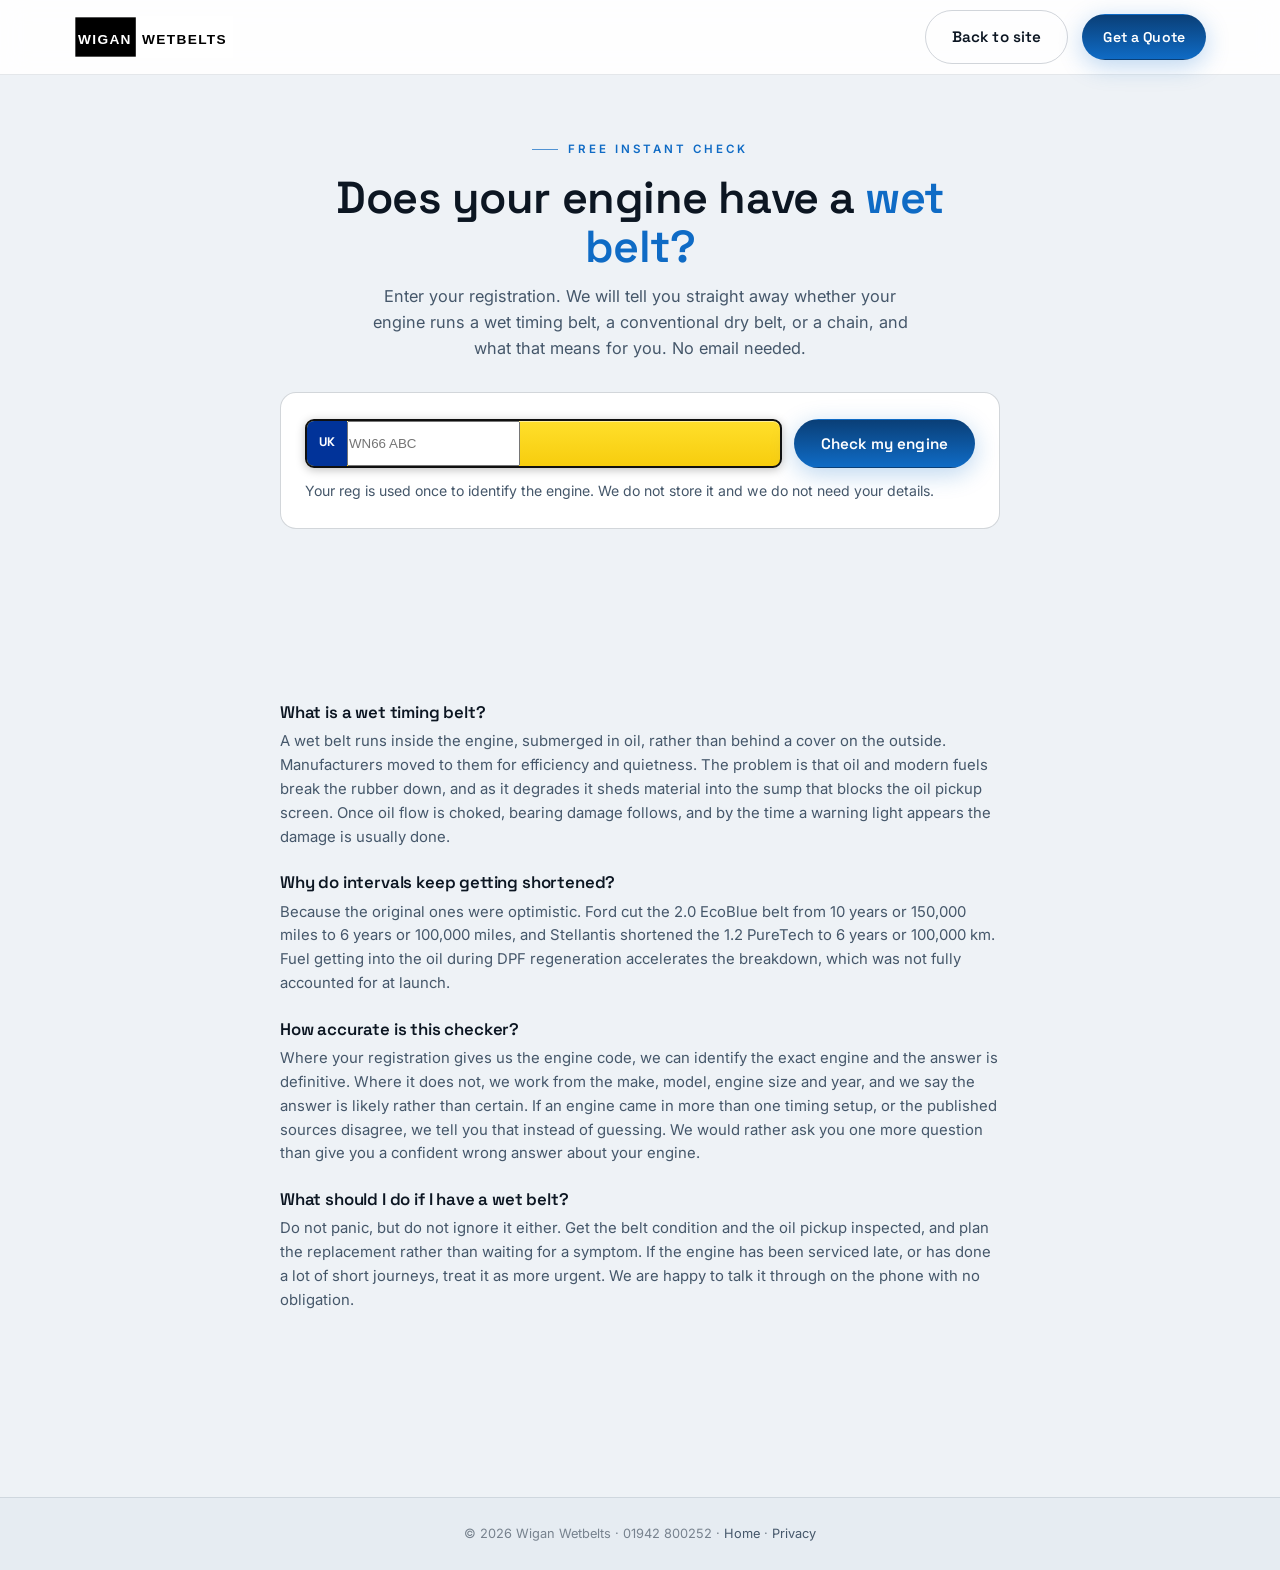
<file: checker.html>
<!DOCTYPE html>
<html lang="en">
<head>
<meta charset="UTF-8" />
<meta name="viewport" content="width=device-width, initial-scale=1.0, minimum-scale=1.0, viewport-fit=cover" />
<meta name="description" content="Free instant check: does your car have a wet timing belt, a dry belt or a timing chain? Enter your registration and find out in seconds, from the wet belt specialists in Wigan." />
<meta name="theme-color" content="#07090c" />
<title>Wet Belt Checker | Is my engine a wet belt? | Wigan Wetbelts</title>
<link rel="canonical" href="https://wiganwetbelts.co.uk/checker.html" />
<link rel="icon" type="image/x-icon" href="favicon.ico" />
<link rel="icon" type="image/png" sizes="32x32" href="favicon-32.png" />
<link rel="apple-touch-icon" sizes="180x180" href="apple-touch-icon.png" />
<meta property="og:title" content="Is my engine a wet belt? Free instant check" />
<meta property="og:description" content="Enter your registration and find out in seconds whether your engine has a wet timing belt, a dry belt or a chain, and what it means for you." />
<meta property="og:type" content="website" />
<meta property="og:url" content="https://wiganwetbelts.co.uk/checker.html" />
<meta property="og:image" content="https://wiganwetbelts.co.uk/images/og-card.jpg" />
<meta name="twitter:card" content="summary_large_image" />
<meta name="twitter:image" content="https://wiganwetbelts.co.uk/images/og-card.jpg" />
<link rel="preconnect" href="https://fonts.googleapis.com">
<link rel="preconnect" href="https://fonts.gstatic.com" crossorigin>
<link href="https://fonts.googleapis.com/css2?family=Space+Grotesk:wght@500;600;700&family=Inter:wght@400;500;600&display=swap" rel="stylesheet">
<link rel="stylesheet" href="styles.css?v=7">
<script>(function(){try{var t=localStorage.getItem('wwb.theme');if(!t&&window.matchMedia&&matchMedia('(prefers-color-scheme: light)').matches)t='light';if(t==='light')document.documentElement.setAttribute('data-theme','light');}catch(e){}})();</script>
<style>
  .chk-wrap{ max-width:760px; margin:0 auto; padding:132px 20px 80px; }
  .chk-head{ text-align:center; margin-bottom:30px; }
  .chk-head h1{ font-size:clamp(1.9rem,5vw,2.8rem); line-height:1.1; margin:14px 0 12px; }
  .chk-head p{ color:var(--text-2); font-size:1.02rem; max-width:560px; margin:0 auto; }
  .chk-card{ background:var(--surface); border:1px solid var(--line-2); border-radius:var(--radius); padding:26px 24px; }
  .chk-row{ display:flex; gap:12px; align-items:stretch; flex-wrap:wrap; }
  .chk-row .reg-plate{ flex:1 1 240px; }
  .chk-row .btn{ flex:0 0 auto; }
  #chkStatus{ display:block; margin-top:12px; font-size:.88rem; color:var(--text-2); min-height:1.2em; }
  #chkStatus.err{ color:var(--warn); }

  #verdict{ display:none; margin-top:22px; }
  #verdict.show{ display:block; animation:vIn .35s ease; }
  @keyframes vIn{ from{ opacity:0; transform:translateY(8px);} to{ opacity:1; transform:none; } }
  .v-card{ border-radius:var(--radius); padding:26px 24px; border:1px solid; }
  .v-wet{ background:rgba(248,113,113,.08); border-color:rgba(248,113,113,.42); }
  .v-dry{ background:var(--accent-dim); border-color:var(--accent-line); }
  .v-chain{ background:rgba(74,222,128,.07); border-color:rgba(74,222,128,.36); }
  .v-warn{ background:rgba(251,191,36,.08); border-color:rgba(251,191,36,.42); }
  .v-kind{ font-family:var(--font-d); font-weight:700; font-size:.74rem; letter-spacing:.18em; text-transform:uppercase; margin-bottom:8px; }
  .v-wet .v-kind{ color:#f87171; } .v-dry .v-kind{ color:var(--accent); }
  .v-chain .v-kind{ color:var(--ok,#4ade80); } .v-warn .v-kind{ color:#fbbf24; }
  .v-card h2{ font-size:1.3rem; margin-bottom:10px; }
  .v-card p{ color:var(--text-2); font-size:.95rem; margin-bottom:10px; }
  .v-vehicle{ display:flex; flex-wrap:wrap; gap:8px; margin-bottom:16px; }
  .v-chip{ font-size:.78rem; background:var(--bg-2); border:1px solid var(--line-2); border-radius:999px; padding:5px 12px; color:var(--text-2); }
  .v-conf{ display:inline-block; font-size:.68rem; font-weight:700; letter-spacing:.14em; text-transform:uppercase; border-radius:999px; padding:4px 11px; border:1px solid var(--line-2); color:var(--muted); margin-bottom:14px; }
  .v-conf.definitive{ color:var(--ok,#4ade80); border-color:rgba(74,222,128,.4); }
  .v-conf.likely{ color:#fbbf24; border-color:rgba(251,191,36,.4); }
  .v-interval{ margin-top:14px; padding-top:14px; border-top:1px solid var(--line); font-size:.88rem; color:var(--text-2); }
  .v-interval b{ display:block; color:var(--text); font-size:.7rem; letter-spacing:.14em; text-transform:uppercase; margin-bottom:4px; }
  .v-actions{ display:flex; gap:10px; flex-wrap:wrap; margin-top:20px; }
  .v-src{ margin-top:14px; font-size:.76rem; color:var(--muted); }
  .chk-faq{ margin-top:46px; }
  .chk-faq h3{ font-size:1.05rem; margin:24px 0 8px; }
  .chk-faq p{ color:var(--text-2); font-size:.93rem; }
</style>
</head>
<body>
<nav id="nav" class="scrolled" aria-label="Main navigation">
  <div class="wrap nav-inner">
    <a href="index.html" class="brand" aria-label="Wigan Wetbelts home">
      <svg class="brand-logo" viewBox="0 0 720 190" xmlns="http://www.w3.org/2000/svg" preserveAspectRatio="xMidYMid meet" role="img" aria-label="Wigan Wetbelts">
        <rect x="0" y="0" width="280" height="190" fill="#000000"/><rect x="280" y="0" width="440" height="190" fill="#ffffff"/>
        <rect x="3" y="3" width="714" height="184" fill="none" stroke="#ffffff" stroke-width="6"/>
        <text x="140" y="125" text-anchor="middle" font-family="'Helvetica Neue', Helvetica, Arial, sans-serif" font-weight="700" font-size="62" letter-spacing="6" fill="#ffffff">WIGAN</text>
        <text x="500" y="125" text-anchor="middle" font-family="'Helvetica Neue', Helvetica, Arial, sans-serif" font-weight="700" font-size="62" letter-spacing="6" fill="#000000">WETBELTS</text>
      </svg>
    </a>
    <div class="nav-cta">
      <a class="btn btn-ghost" href="index.html">Back to site</a>
      <a class="btn btn-primary btn-call" href="index.html#quote">Get a Quote</a>
    </div>
  </div>
</nav>

<main class="chk-wrap">
  <div class="chk-head">
    <span class="kicker">Free instant check</span>
    <h1>Does your engine have a <em style="font-style:normal;color:var(--accent)">wet belt?</em></h1>
    <p>Enter your registration. We will tell you straight away whether your engine runs a wet timing belt, a conventional dry belt, or a chain, and what that means for you. No email needed.</p>
  </div>

  <div class="chk-card">
    <div class="chk-row">
      <div class="reg-plate">
        <span class="reg-band" aria-hidden="true">UK</span>
        <input id="chkReg" type="text" autocomplete="off" placeholder="WN66 ABC" maxlength="10" aria-label="Vehicle registration" />
      </div>
      <button type="button" class="btn btn-primary" id="chkBtn">Check my engine</button>
    </div>
    <small id="chkStatus">Your reg is used once to identify the engine. We do not store it and we do not need your details.</small>

    <div id="verdict" aria-live="polite"></div>
  </div>

  <section class="chk-faq">
    <h3>What is a wet timing belt?</h3>
    <p>A wet belt runs inside the engine, submerged in oil, rather than behind a cover on the outside. Manufacturers moved to them for efficiency and quietness. The problem is that oil and modern fuels break the rubber down, and as it degrades it sheds material into the sump that blocks the oil pickup screen. Once oil flow is choked, bearing damage follows, and by the time a warning light appears the damage is usually done.</p>

    <h3>Why do intervals keep getting shortened?</h3>
    <p>Because the original ones were optimistic. Ford cut the 2.0 EcoBlue belt from 10 years or 150,000 miles to 6 years or 100,000 miles, and Stellantis shortened the 1.2 PureTech to 6 years or 100,000 km. Fuel getting into the oil during DPF regeneration accelerates the breakdown, which was not fully accounted for at launch.</p>

    <h3>How accurate is this checker?</h3>
    <p>Where your registration gives us the engine code, we can identify the exact engine and the answer is definitive. Where it does not, we work from the make, model, engine size and year, and we say the answer is likely rather than certain. If an engine came in more than one timing setup, or the published sources disagree, we tell you that instead of guessing. We would rather ask you one more question than give you a confident wrong answer about your engine.</p>

    <h3>What should I do if I have a wet belt?</h3>
    <p>Do not panic, but do not ignore it either. Get the belt condition and the oil pickup inspected, and plan the replacement rather than waiting for a symptom. If the engine has been serviced late, or has done a lot of short journeys, treat it as more urgent. We are happy to talk it through on the phone with no obligation.</p>
  </section>
</main>

<footer style="border-top:1px solid var(--line); padding:26px 0; text-align:center;">
  <p style="color:var(--muted); font-size:.8rem;">© 2026 Wigan Wetbelts · 01942 800252 · <a href="index.html" style="color:var(--text-2);">Home</a> · <a href="privacy.html" style="color:var(--text-2);">Privacy</a></p>
</footer>

<script src="data.js?v=3"></script>
<script src="timing-data.js?v=1"></script>
<script src="checker.js?v=1"></script>
</body>
</html>
</file>
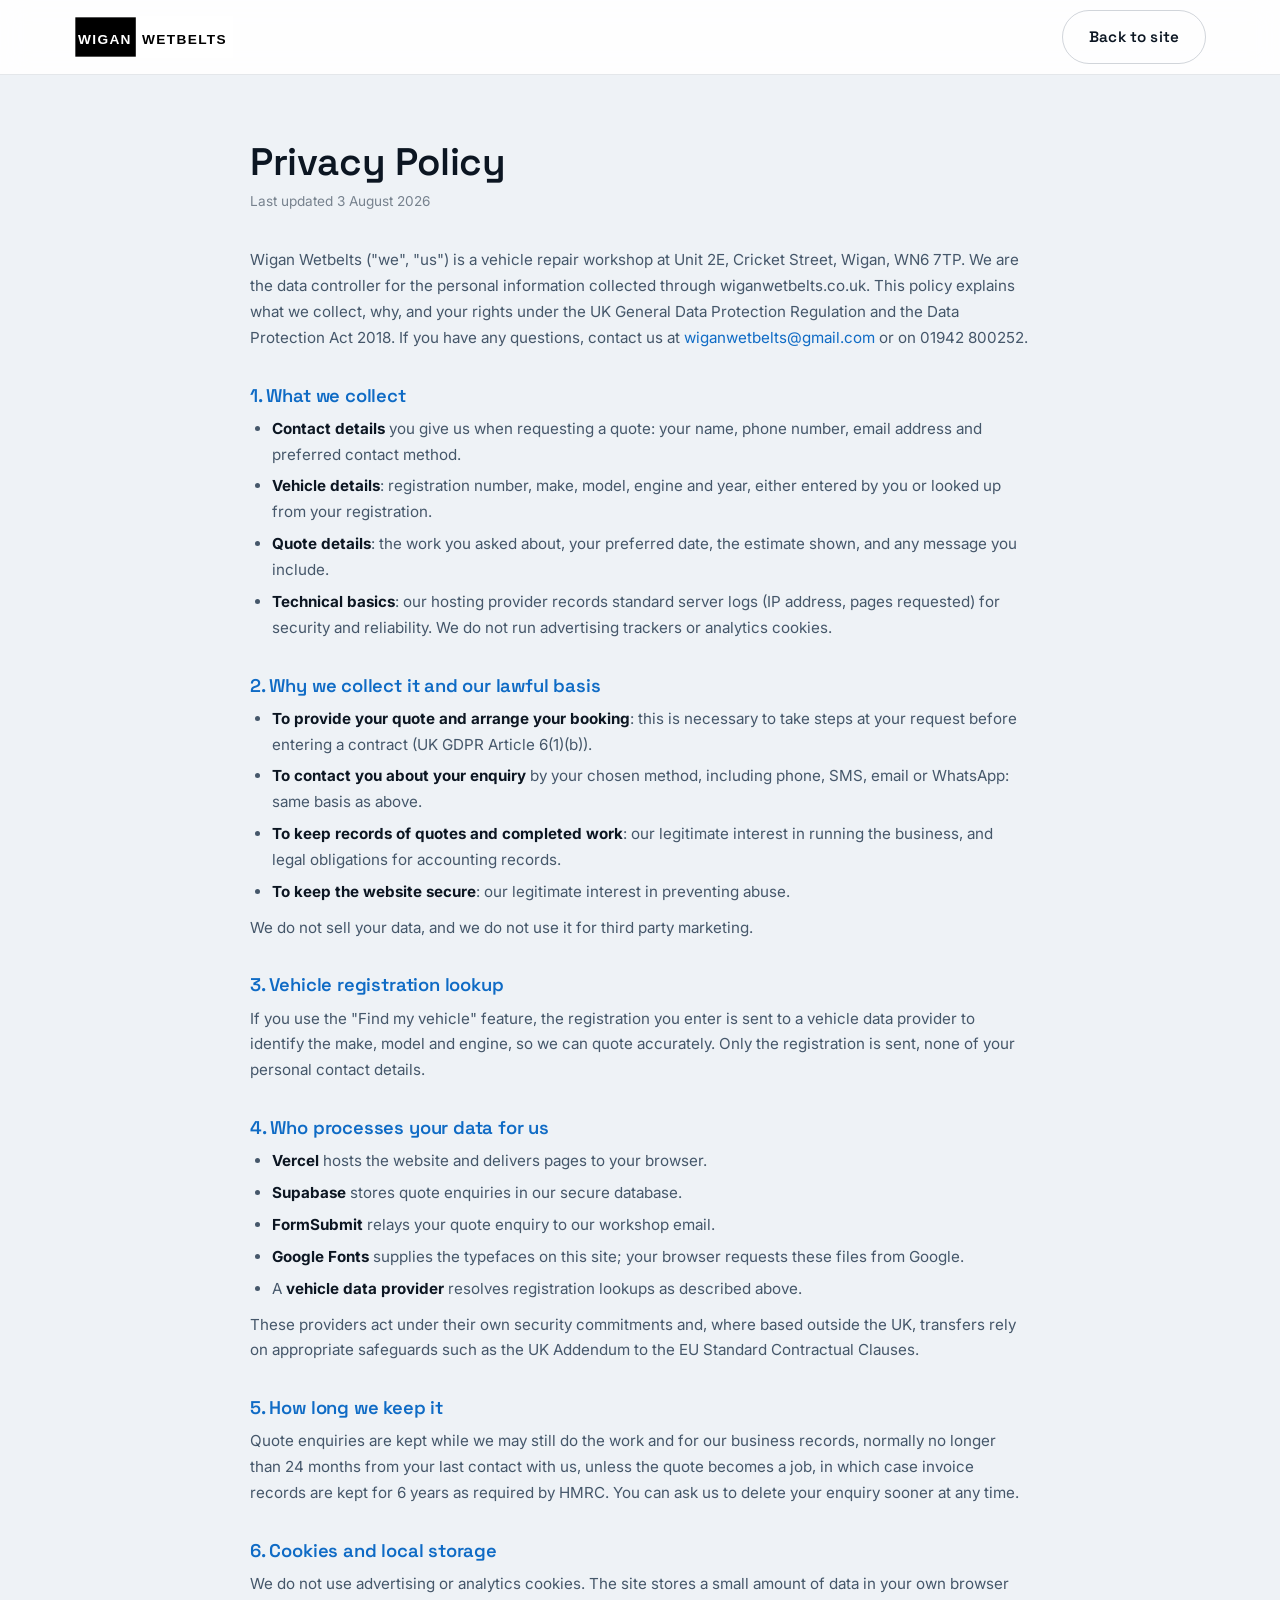
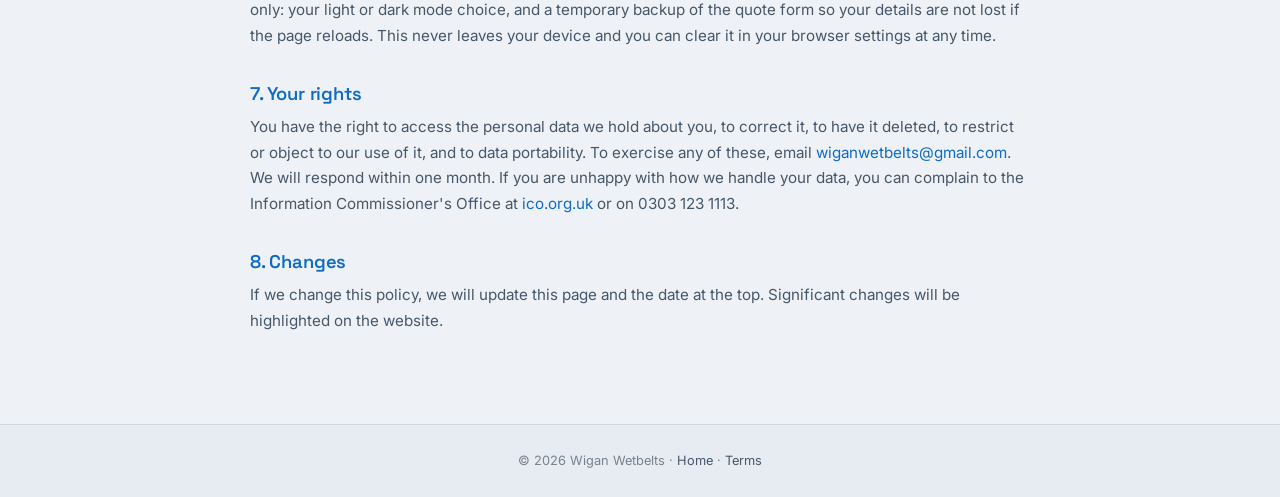
<file: privacy.html>
<!DOCTYPE html>
<html lang="en">
<head>
<meta charset="UTF-8" />
<meta name="viewport" content="width=device-width, initial-scale=1.0, minimum-scale=1.0" />
<meta name="description" content="Privacy policy for Wigan Wetbelts. How we collect, use and protect your personal data under UK GDPR." />
<meta name="theme-color" content="#07090c" />
<title>Privacy Policy | Wigan Wetbelts</title>
<link rel="icon" type="image/x-icon" href="favicon.ico" />
<link rel="icon" type="image/png" sizes="32x32" href="favicon-32.png" />
<link href="https://fonts.googleapis.com/css2?family=Space+Grotesk:wght@500;600;700&family=Inter:wght@400;500;600&display=swap" rel="stylesheet">
<link rel="stylesheet" href="styles.css?v=6">
<script>(function(){try{var t=localStorage.getItem('wwb.theme');if(!t&&window.matchMedia&&matchMedia('(prefers-color-scheme: light)').matches)t='light';if(t==='light')document.documentElement.setAttribute('data-theme','light');}catch(e){}})();</script>
<style>
  .legal{ max-width:820px; margin:0 auto; padding:140px 20px 90px; }
  .legal h1{ font-size:clamp(1.8rem,4vw,2.4rem); margin-bottom:6px; }
  .legal .updated{ color:var(--muted); font-size:.85rem; margin-bottom:34px; }
  .legal h2{ font-size:1.15rem; margin:34px 0 10px; color:var(--accent); }
  .legal p, .legal li{ color:var(--text-2); font-size:.95rem; line-height:1.7; }
  .legal ul{ padding-left:22px; margin:10px 0; }
  .legal li{ margin-bottom:6px; }
  .legal a{ color:var(--accent); }
  .legal strong{ color:var(--text); }
</style>
</head>
<body>
<nav id="nav" class="scrolled" aria-label="Main navigation">
  <div class="wrap nav-inner">
    <a href="index.html" class="brand" aria-label="Wigan Wetbelts home">
      <svg class="brand-logo" viewBox="0 0 720 190" xmlns="http://www.w3.org/2000/svg" preserveAspectRatio="xMidYMid meet" role="img" aria-label="Wigan Wetbelts">
        <rect x="0" y="0" width="280" height="190" fill="#000000"/><rect x="280" y="0" width="440" height="190" fill="#ffffff"/>
        <rect x="3" y="3" width="714" height="184" fill="none" stroke="#ffffff" stroke-width="6"/>
        <text x="140" y="125" text-anchor="middle" font-family="'Helvetica Neue', Helvetica, Arial, sans-serif" font-weight="700" font-size="62" letter-spacing="6" fill="#ffffff">WIGAN</text>
        <text x="500" y="125" text-anchor="middle" font-family="'Helvetica Neue', Helvetica, Arial, sans-serif" font-weight="700" font-size="62" letter-spacing="6" fill="#000000">WETBELTS</text>
      </svg>
    </a>
    <div class="nav-cta"><a class="btn btn-ghost" href="index.html">Back to site</a></div>
  </div>
</nav>

<main class="legal">
  <h1>Privacy Policy</h1>
  <p class="updated">Last updated 3 August 2026</p>

  <p>Wigan Wetbelts ("we", "us") is a vehicle repair workshop at Unit 2E, Cricket Street, Wigan, WN6 7TP. We are the data controller for the personal information collected through wiganwetbelts.co.uk. This policy explains what we collect, why, and your rights under the UK General Data Protection Regulation and the Data Protection Act 2018. If you have any questions, contact us at <a href="mailto:wiganwetbelts@gmail.com">wiganwetbelts@gmail.com</a> or on 01942 800252.</p>

  <h2>1. What we collect</h2>
  <ul>
    <li><strong>Contact details</strong> you give us when requesting a quote: your name, phone number, email address and preferred contact method.</li>
    <li><strong>Vehicle details</strong>: registration number, make, model, engine and year, either entered by you or looked up from your registration.</li>
    <li><strong>Quote details</strong>: the work you asked about, your preferred date, the estimate shown, and any message you include.</li>
    <li><strong>Technical basics</strong>: our hosting provider records standard server logs (IP address, pages requested) for security and reliability. We do not run advertising trackers or analytics cookies.</li>
  </ul>

  <h2>2. Why we collect it and our lawful basis</h2>
  <ul>
    <li><strong>To provide your quote and arrange your booking</strong>: this is necessary to take steps at your request before entering a contract (UK GDPR Article 6(1)(b)).</li>
    <li><strong>To contact you about your enquiry</strong> by your chosen method, including phone, SMS, email or WhatsApp: same basis as above.</li>
    <li><strong>To keep records of quotes and completed work</strong>: our legitimate interest in running the business, and legal obligations for accounting records.</li>
    <li><strong>To keep the website secure</strong>: our legitimate interest in preventing abuse.</li>
  </ul>
  <p>We do not sell your data, and we do not use it for third party marketing.</p>

  <h2>3. Vehicle registration lookup</h2>
  <p>If you use the "Find my vehicle" feature, the registration you enter is sent to a vehicle data provider to identify the make, model and engine, so we can quote accurately. Only the registration is sent, none of your personal contact details.</p>

  <h2>4. Who processes your data for us</h2>
  <ul>
    <li><strong>Vercel</strong> hosts the website and delivers pages to your browser.</li>
    <li><strong>Supabase</strong> stores quote enquiries in our secure database.</li>
    <li><strong>FormSubmit</strong> relays your quote enquiry to our workshop email.</li>
    <li><strong>Google Fonts</strong> supplies the typefaces on this site; your browser requests these files from Google.</li>
    <li>A <strong>vehicle data provider</strong> resolves registration lookups as described above.</li>
  </ul>
  <p>These providers act under their own security commitments and, where based outside the UK, transfers rely on appropriate safeguards such as the UK Addendum to the EU Standard Contractual Clauses.</p>

  <h2>5. How long we keep it</h2>
  <p>Quote enquiries are kept while we may still do the work and for our business records, normally no longer than 24 months from your last contact with us, unless the quote becomes a job, in which case invoice records are kept for 6 years as required by HMRC. You can ask us to delete your enquiry sooner at any time.</p>

  <h2>6. Cookies and local storage</h2>
  <p>We do not use advertising or analytics cookies. The site stores a small amount of data in your own browser only: your light or dark mode choice, and a temporary backup of the quote form so your details are not lost if the page reloads. This never leaves your device and you can clear it in your browser settings at any time.</p>

  <h2>7. Your rights</h2>
  <p>You have the right to access the personal data we hold about you, to correct it, to have it deleted, to restrict or object to our use of it, and to data portability. To exercise any of these, email <a href="mailto:wiganwetbelts@gmail.com">wiganwetbelts@gmail.com</a>. We will respond within one month. If you are unhappy with how we handle your data, you can complain to the Information Commissioner's Office at <a href="https://ico.org.uk" target="_blank" rel="noopener">ico.org.uk</a> or on 0303 123 1113.</p>

  <h2>8. Changes</h2>
  <p>If we change this policy, we will update this page and the date at the top. Significant changes will be highlighted on the website.</p>
</main>

<footer style="border-top:1px solid var(--line); padding:26px 0; text-align:center;">
  <p style="color:var(--muted); font-size:.8rem;">© 2026 Wigan Wetbelts · <a href="index.html" style="color:var(--text-2);">Home</a> · <a href="terms.html" style="color:var(--text-2);">Terms</a></p>
</footer>
</body>
</html>
</file>
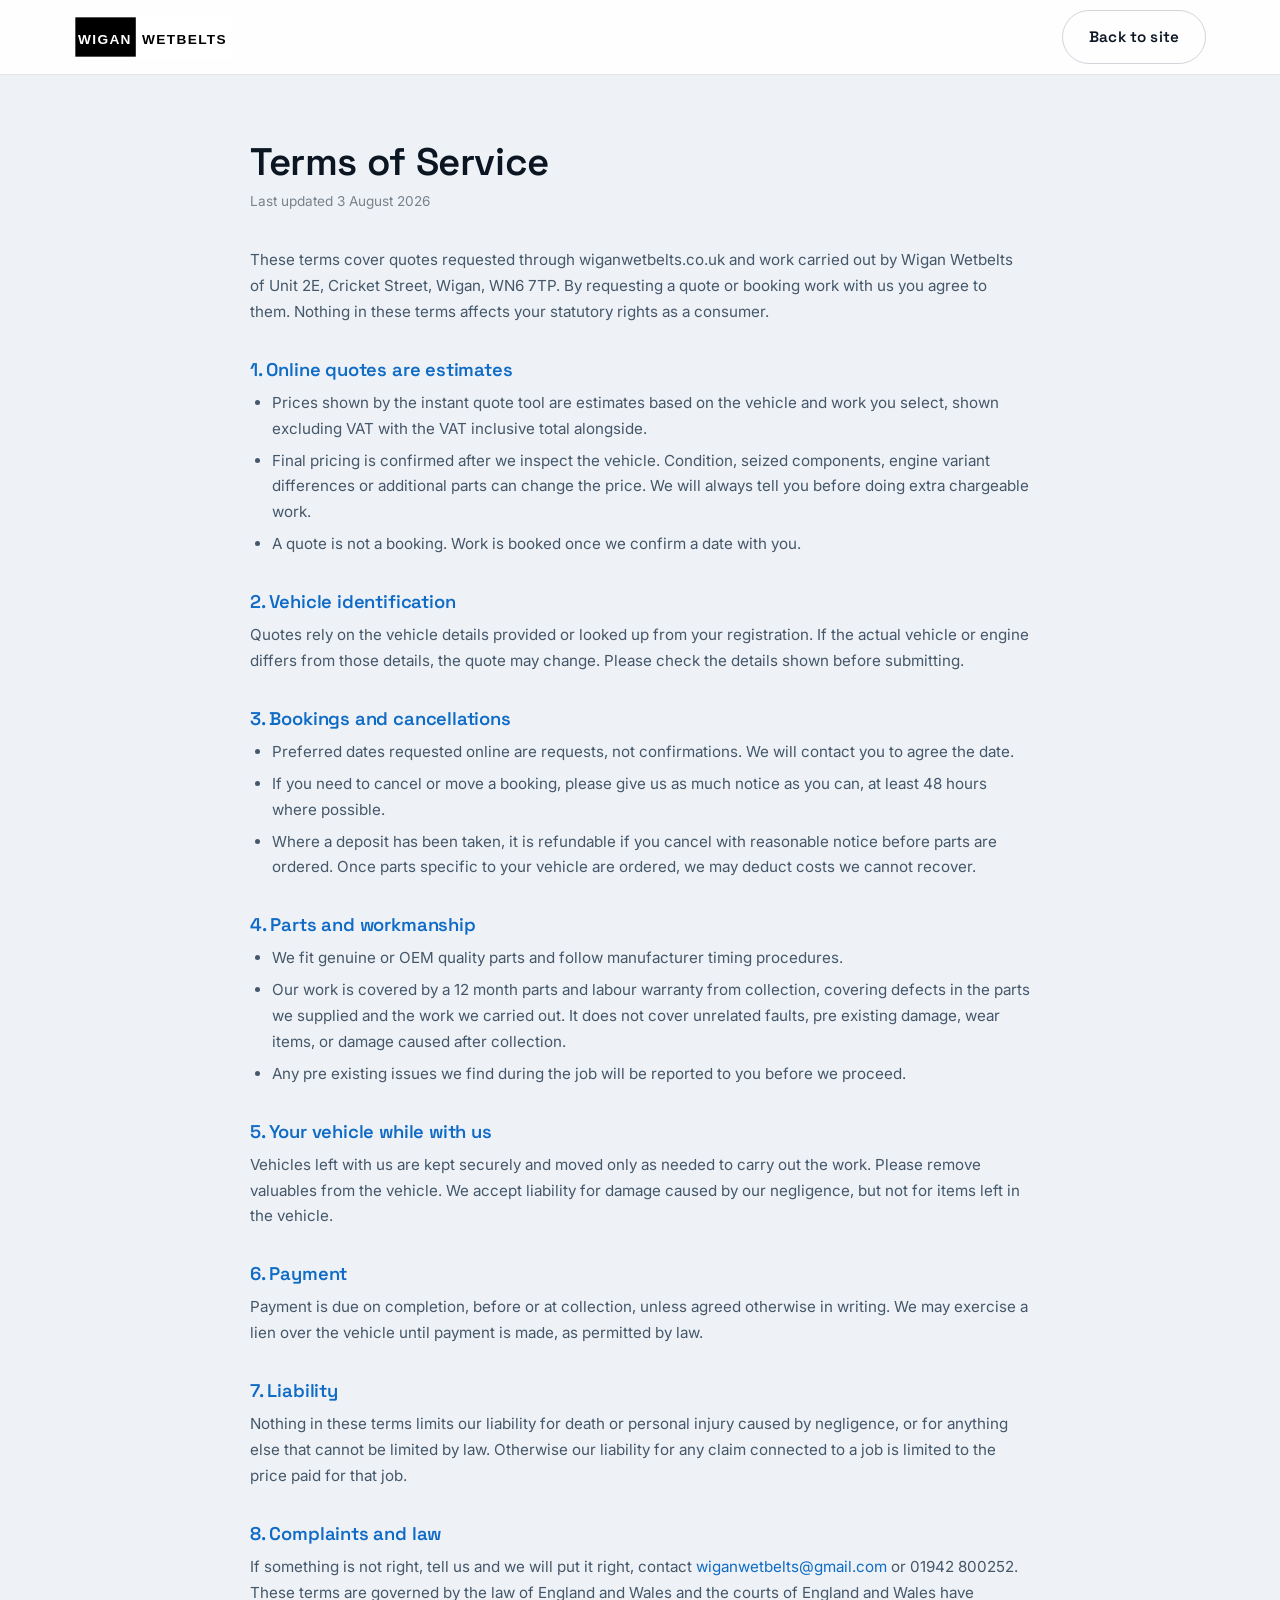
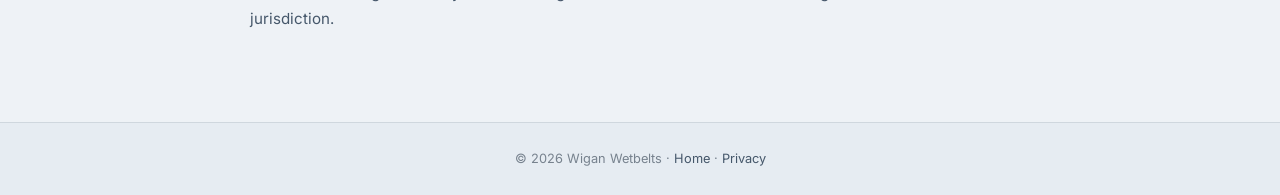
<file: terms.html>
<!DOCTYPE html>
<html lang="en">
<head>
<meta charset="UTF-8" />
<meta name="viewport" content="width=device-width, initial-scale=1.0, minimum-scale=1.0" />
<meta name="description" content="Terms of service for Wigan Wetbelts. Quotes, bookings, warranty and how we work." />
<meta name="theme-color" content="#07090c" />
<title>Terms of Service | Wigan Wetbelts</title>
<link rel="icon" type="image/x-icon" href="favicon.ico" />
<link rel="icon" type="image/png" sizes="32x32" href="favicon-32.png" />
<link href="https://fonts.googleapis.com/css2?family=Space+Grotesk:wght@500;600;700&family=Inter:wght@400;500;600&display=swap" rel="stylesheet">
<link rel="stylesheet" href="styles.css?v=6">
<script>(function(){try{var t=localStorage.getItem('wwb.theme');if(!t&&window.matchMedia&&matchMedia('(prefers-color-scheme: light)').matches)t='light';if(t==='light')document.documentElement.setAttribute('data-theme','light');}catch(e){}})();</script>
<style>
  .legal{ max-width:820px; margin:0 auto; padding:140px 20px 90px; }
  .legal h1{ font-size:clamp(1.8rem,4vw,2.4rem); margin-bottom:6px; }
  .legal .updated{ color:var(--muted); font-size:.85rem; margin-bottom:34px; }
  .legal h2{ font-size:1.15rem; margin:34px 0 10px; color:var(--accent); }
  .legal p, .legal li{ color:var(--text-2); font-size:.95rem; line-height:1.7; }
  .legal ul{ padding-left:22px; margin:10px 0; }
  .legal li{ margin-bottom:6px; }
  .legal a{ color:var(--accent); }
  .legal strong{ color:var(--text); }
</style>
</head>
<body>
<nav id="nav" class="scrolled" aria-label="Main navigation">
  <div class="wrap nav-inner">
    <a href="index.html" class="brand" aria-label="Wigan Wetbelts home">
      <svg class="brand-logo" viewBox="0 0 720 190" xmlns="http://www.w3.org/2000/svg" preserveAspectRatio="xMidYMid meet" role="img" aria-label="Wigan Wetbelts">
        <rect x="0" y="0" width="280" height="190" fill="#000000"/><rect x="280" y="0" width="440" height="190" fill="#ffffff"/>
        <rect x="3" y="3" width="714" height="184" fill="none" stroke="#ffffff" stroke-width="6"/>
        <text x="140" y="125" text-anchor="middle" font-family="'Helvetica Neue', Helvetica, Arial, sans-serif" font-weight="700" font-size="62" letter-spacing="6" fill="#ffffff">WIGAN</text>
        <text x="500" y="125" text-anchor="middle" font-family="'Helvetica Neue', Helvetica, Arial, sans-serif" font-weight="700" font-size="62" letter-spacing="6" fill="#000000">WETBELTS</text>
      </svg>
    </a>
    <div class="nav-cta"><a class="btn btn-ghost" href="index.html">Back to site</a></div>
  </div>
</nav>

<main class="legal">
  <h1>Terms of Service</h1>
  <p class="updated">Last updated 3 August 2026</p>

  <p>These terms cover quotes requested through wiganwetbelts.co.uk and work carried out by Wigan Wetbelts of Unit 2E, Cricket Street, Wigan, WN6 7TP. By requesting a quote or booking work with us you agree to them. Nothing in these terms affects your statutory rights as a consumer.</p>

  <h2>1. Online quotes are estimates</h2>
  <ul>
    <li>Prices shown by the instant quote tool are estimates based on the vehicle and work you select, shown excluding VAT with the VAT inclusive total alongside.</li>
    <li>Final pricing is confirmed after we inspect the vehicle. Condition, seized components, engine variant differences or additional parts can change the price. We will always tell you before doing extra chargeable work.</li>
    <li>A quote is not a booking. Work is booked once we confirm a date with you.</li>
  </ul>

  <h2>2. Vehicle identification</h2>
  <p>Quotes rely on the vehicle details provided or looked up from your registration. If the actual vehicle or engine differs from those details, the quote may change. Please check the details shown before submitting.</p>

  <h2>3. Bookings and cancellations</h2>
  <ul>
    <li>Preferred dates requested online are requests, not confirmations. We will contact you to agree the date.</li>
    <li>If you need to cancel or move a booking, please give us as much notice as you can, at least 48 hours where possible.</li>
    <li>Where a deposit has been taken, it is refundable if you cancel with reasonable notice before parts are ordered. Once parts specific to your vehicle are ordered, we may deduct costs we cannot recover.</li>
  </ul>

  <h2>4. Parts and workmanship</h2>
  <ul>
    <li>We fit genuine or OEM quality parts and follow manufacturer timing procedures.</li>
    <li>Our work is covered by a 12 month parts and labour warranty from collection, covering defects in the parts we supplied and the work we carried out. It does not cover unrelated faults, pre existing damage, wear items, or damage caused after collection.</li>
    <li>Any pre existing issues we find during the job will be reported to you before we proceed.</li>
  </ul>

  <h2>5. Your vehicle while with us</h2>
  <p>Vehicles left with us are kept securely and moved only as needed to carry out the work. Please remove valuables from the vehicle. We accept liability for damage caused by our negligence, but not for items left in the vehicle.</p>

  <h2>6. Payment</h2>
  <p>Payment is due on completion, before or at collection, unless agreed otherwise in writing. We may exercise a lien over the vehicle until payment is made, as permitted by law.</p>

  <h2>7. Liability</h2>
  <p>Nothing in these terms limits our liability for death or personal injury caused by negligence, or for anything else that cannot be limited by law. Otherwise our liability for any claim connected to a job is limited to the price paid for that job.</p>

  <h2>8. Complaints and law</h2>
  <p>If something is not right, tell us and we will put it right, contact <a href="mailto:wiganwetbelts@gmail.com">wiganwetbelts@gmail.com</a> or 01942 800252. These terms are governed by the law of England and Wales and the courts of England and Wales have jurisdiction.</p>
</main>

<footer style="border-top:1px solid var(--line); padding:26px 0; text-align:center;">
  <p style="color:var(--muted); font-size:.8rem;">© 2026 Wigan Wetbelts · <a href="index.html" style="color:var(--text-2);">Home</a> · <a href="privacy.html" style="color:var(--text-2);">Privacy</a></p>
</footer>
</body>
</html>
</file>
<file: styles.css>
/* ============================================================
   WIGAN WETBELTS — 2026 rebrand
   Ice cold. Black and white base, glacial blue accent.
   Type: Space Grotesk (display) + Inter (text).
   ============================================================ */

:root{
  --bg:        #07090c;
  --bg-2:      #0b0e12;
  --surface:   #10141a;
  --surface-2: #151a21;
  --line:      rgba(255,255,255,.07);
  --line-2:    rgba(255,255,255,.13);
  --text:      #f2f3f5;
  --text-2:    #aab1ba;
  --muted:     #707883;
  --accent:    #9ed1ff;
  --accent-2:  #e6f3ff;
  --accent-dim:rgba(158,208,255,.12);
  --accent-line:rgba(158,208,255,.28);
  --ok:        #4ade80;
  --warn:      #f87171;
  --radius:    16px;
  --radius-s:  10px;
  --font-d:    "Space Grotesk", "Inter", sans-serif;
  --font-t:    "Inter", system-ui, sans-serif;
  --max:       1180px;
}

*{ margin:0; padding:0; box-sizing:border-box; }
html{ scroll-behavior:smooth; overflow-x:hidden; overflow-x:clip; }
body{
  background:var(--bg);
  color:var(--text);
  font-family:var(--font-t);
  font-size:16px;
  line-height:1.6;
  -webkit-font-smoothing:antialiased;
  overflow-x:hidden;
  overflow-x:clip;
  max-width:100vw;
}
::selection{ background:var(--accent); color:#06121f; }

img{ max-width:100%; display:block; }
a{ color:inherit; text-decoration:none; }
button{ font-family:inherit; cursor:pointer; }

.wrap{ max-width:var(--max); margin:0 auto; padding:0 24px; }

/* ---------- typography helpers ---------- */
h1,h2,h3,h4{ font-family:var(--font-d); font-weight:600; line-height:1.15; letter-spacing:-.01em; }
.kicker{
  display:inline-flex; align-items:center; gap:10px;
  font-size:.72rem; font-weight:600; letter-spacing:.26em; text-transform:uppercase;
  color:var(--accent);
}
.kicker::before{ content:""; width:26px; height:1px; background:var(--accent); opacity:.7; }
.section-head{ max-width:720px; margin-bottom:56px; }
.section-head h2{ font-size:clamp(1.8rem,3.6vw,2.7rem); margin:18px 0 16px; }
.section-head h2 em{ font-style:normal; color:var(--accent); }
.section-head p{ color:var(--text-2); font-size:1.02rem; }

section{ padding:104px 0; position:relative; }
section.tint{ background:var(--bg-2); border-top:1px solid var(--line); border-bottom:1px solid var(--line); }

/* ---------- reveal ---------- */
.reveal{ opacity:0; transform:translateY(18px); transition:opacity .6s ease, transform .6s ease; }
.reveal.in{ opacity:1; transform:none; }
@media (prefers-reduced-motion:reduce){
  .reveal{ opacity:1; transform:none; transition:none; }
  html{ scroll-behavior:auto; }
}

/* ---------- buttons ---------- */
.btn{
  display:inline-flex; align-items:center; justify-content:center; gap:9px;
  padding:14px 26px; border-radius:999px; border:1px solid transparent;
  font-family:var(--font-d); font-weight:600; font-size:.95rem; letter-spacing:.01em;
  transition:transform .18s ease, box-shadow .18s ease, background .18s ease, border-color .18s ease;
  white-space:nowrap;
}
.btn:active{ transform:translateY(1px); }
.btn-primary{
  background:linear-gradient(180deg, var(--accent-2), var(--accent));
  color:#06121f;
  box-shadow:0 6px 24px rgba(158,208,255,.25);
}
.btn-primary:hover{ box-shadow:0 8px 30px rgba(158,208,255,.4); transform:translateY(-1px); }
.btn-ghost{
  background:transparent; color:var(--text); border-color:var(--line-2);
}
.btn-ghost:hover{ border-color:var(--accent-line); background:var(--accent-dim); }

/* ---------- nav ---------- */
#nav{
  position:fixed; top:0; left:0; right:0; z-index:60;
  transition:background .25s ease, border-color .25s ease;
  border-bottom:1px solid transparent;
}
#nav.scrolled{ background:rgba(10,11,13,.86); backdrop-filter:blur(14px); border-bottom-color:var(--line); }
.nav-inner{ display:flex; align-items:center; justify-content:space-between; height:74px; gap:18px; }
.brand{ display:flex; align-items:center; gap:12px; }
.brand-logo{ height:42px; width:auto; display:block; }
footer .brand-logo{ height:46px; }
.nav-links{ display:flex; align-items:center; gap:30px; list-style:none; }
.nav-links a{ font-size:.9rem; font-weight:500; color:var(--text-2); transition:color .18s; position:relative; }
.nav-links a:hover, .nav-links a.active{ color:var(--text); }
.nav-links a.active::after{
  content:""; position:absolute; left:0; right:0; bottom:-6px; height:2px; border-radius:2px; background:var(--accent);
}
.nav-cta{ display:flex; align-items:center; gap:14px; }
.btn-call{ padding:11px 20px; font-size:.88rem; }
#menuBtn{
  display:none; background:none; border:1px solid var(--line-2); border-radius:10px;
  width:44px; height:44px; align-items:center; justify-content:center; flex-direction:column; gap:5px;
}
#menuBtn i{ display:block; width:18px; height:2px; background:var(--text); border-radius:2px; transition:transform .25s, opacity .25s; }
#menuBtn.open i:nth-child(1){ transform:translateY(7px) rotate(45deg); }
#menuBtn.open i:nth-child(2){ opacity:0; }
#menuBtn.open i:nth-child(3){ transform:translateY(-7px) rotate(-45deg); }
#mobileMenu{
  position:fixed; inset:74px 0 auto 0; z-index:59; background:rgba(10,11,13,.97); backdrop-filter:blur(16px);
  border-bottom:1px solid var(--line);
  display:none; flex-direction:column; padding:18px 24px 28px; gap:4px;
}
#mobileMenu.open{ display:flex; }
#mobileMenu a{ padding:13px 6px; font-size:1.02rem; font-weight:500; color:var(--text-2); border-bottom:1px solid var(--line); }
#mobileMenu a:last-child{ border-bottom:none; }
#mobileMenu .mm-call{ margin-top:14px; }

/* ---------- hero ---------- */
#home{
  position:relative;
  padding:190px 0 110px; overflow:hidden;
}
#home::before{
  content:""; position:absolute; inset:0; pointer-events:none;
  background:
    radial-gradient(720px 420px at 82% -10%, rgba(158,208,255,.10), transparent 65%),
    radial-gradient(560px 380px at -8% 22%, rgba(158,208,255,.05), transparent 60%);
}
#home::after{
  content:""; position:absolute; inset:0; pointer-events:none; opacity:.5;
  background-image:linear-gradient(var(--line) 1px, transparent 1px), linear-gradient(90deg, var(--line) 1px, transparent 1px);
  background-size:56px 56px;
  mask-image:radial-gradient(ellipse 90% 65% at 50% 0%, black 10%, transparent 72%);
  -webkit-mask-image:radial-gradient(ellipse 90% 65% at 50% 0%, black 10%, transparent 72%);
}
.hero-grid{ display:grid; grid-template-columns:1.15fr .85fr; gap:64px; align-items:center; position:relative; z-index:1; }
.hero-pill{
  display:inline-flex; align-items:center; gap:9px; padding:8px 16px; border-radius:999px;
  border:1px solid var(--line-2); background:var(--surface); font-size:.8rem; color:var(--text-2); font-weight:500;
}
.hero-pill .dot{ width:7px; height:7px; border-radius:50%; background:var(--ok); box-shadow:0 0 10px var(--ok); }
.hero-grid h1{
  font-size:clamp(2.5rem,5.2vw,3.9rem); margin:26px 0 20px; letter-spacing:-.02em;
}
.hero-grid h1 em{ font-style:normal; color:var(--accent); }
.hero-lede{ color:var(--text-2); font-size:1.08rem; max-width:520px; margin-bottom:34px; }
.hero-ctas{ display:flex; gap:16px; flex-wrap:wrap; margin-bottom:52px; }
.hero-ctas .btn{ min-width:190px; }
.hero-stats{
  display:grid; grid-template-columns:repeat(4,auto); gap:38px; justify-content:start;
}
.stat b{
  display:block; font-family:var(--font-d); font-weight:700; font-size:1.7rem; letter-spacing:-.01em; color:var(--text);
}
.stat b i{ font-style:normal; color:var(--accent); }
.stat span{ font-size:.78rem; color:var(--muted); letter-spacing:.04em; }

.hero-card{
  background:linear-gradient(180deg, var(--surface-2), var(--surface));
  border:1px solid var(--line-2); border-radius:var(--radius); padding:30px;
  box-shadow:0 30px 80px rgba(0,0,0,.5);
  position:relative;
}
.hero-card::before{
  content:""; position:absolute; inset:0 0 auto 0; height:2px; border-radius:2px 2px 0 0;
  background:linear-gradient(90deg, transparent, var(--accent), transparent);
}
.hc-top{ display:flex; align-items:center; justify-content:space-between; gap:12px; margin-bottom:22px; }
.hc-title{ font-family:var(--font-d); font-weight:600; font-size:1.02rem; }
.hc-badge{
  font-size:.62rem; font-weight:700; letter-spacing:.18em; text-transform:uppercase;
  color:#06121f; background:var(--accent); border-radius:999px; padding:5px 11px;
}
.hc-status{
  display:flex; justify-content:space-between; align-items:center; padding:13px 15px; border-radius:var(--radius-s);
  background:var(--bg-2); border:1px solid var(--line); font-size:.86rem; color:var(--text-2); margin-bottom:20px;
}
.hc-status b{ color:var(--ok); font-weight:600; }
.hero-card ul{ list-style:none; display:flex; flex-direction:column; gap:11px; margin-bottom:24px; }
.hero-card li{ display:flex; gap:11px; font-size:.92rem; color:var(--text-2); align-items:baseline; }
.hero-card li::before{ content:""; width:6px; height:6px; border-radius:50%; background:var(--accent); flex:0 0 auto; margin-top:.55em; }
.hero-card .btn{ width:100%; }

/* ---------- quote ---------- */
.quote-grid{ display:grid; grid-template-columns:1.05fr .95fr; gap:34px; align-items:start; }
.q-panel{
  background:var(--surface); border:1px solid var(--line); border-radius:var(--radius); padding:34px;
}
.q-step{ margin-bottom:30px; }
.q-step:last-child{ margin-bottom:0; }
.q-step-label{
  display:flex; align-items:center; gap:12px;
  font-family:var(--font-d); font-weight:600; font-size:.98rem; margin-bottom:18px;
}
.q-step-label .n{
  width:28px; height:28px; border-radius:8px; background:var(--accent-dim); border:1px solid var(--accent-line);
  color:var(--accent); font-size:.82rem; display:inline-flex; align-items:center; justify-content:center; font-weight:700;
}
.q-fields{ display:grid; grid-template-columns:1fr 1fr; gap:16px; }
.q-field{ display:flex; flex-direction:column; gap:7px; }
.q-field.full{ grid-column:1 / -1; }
.q-field label{ font-size:.76rem; font-weight:600; letter-spacing:.08em; text-transform:uppercase; color:var(--muted); }
.q-field label b{ color:var(--warn); }
.q-field small{ font-size:.74rem; color:var(--muted); font-weight:400; text-transform:none; letter-spacing:0; }
.q-field input, .q-field select, .q-field textarea{
  background:var(--bg-2); border:1px solid var(--line-2); border-radius:var(--radius-s);
  color:var(--text); font-family:var(--font-t); font-size:.95rem; padding:13px 14px;
  transition:border-color .18s, box-shadow .18s; width:100%;
  appearance:none; -webkit-appearance:none;
}
.q-field select{
  background-image:url("data:image/svg+xml,%3Csvg xmlns='http://www.w3.org/2000/svg' width='12' height='8'%3E%3Cpath d='M1 1l5 5 5-5' stroke='%23707883' stroke-width='2' fill='none' stroke-linecap='round'/%3E%3C/svg%3E");
  background-repeat:no-repeat; background-position:right 14px center; padding-right:38px;
}
.q-field input:focus, .q-field select:focus, .q-field textarea:focus{
  outline:none; border-color:var(--accent); box-shadow:0 0 0 3px rgba(158,208,255,.14);
}
.q-field select:disabled{ opacity:.45; cursor:not-allowed; }
.q-field textarea{ min-height:96px; resize:vertical; }
.q-field input[type="date"]{ color-scheme:dark; }
/* UK number plate styled reg input. Deliberately identical in light and dark mode. */
.reg-plate{
  flex:1 1 auto; min-width:0; display:flex; align-items:stretch;
  background:linear-gradient(180deg, #ffdf2b, #f7cd0e);
  border:2px solid #101010; border-radius:9px; overflow:hidden;
  box-shadow:inset 0 1px 0 rgba(255,255,255,.5), 0 2px 10px rgba(0,0,0,.25);
}
.reg-band{
  flex:0 0 auto; width:40px; display:flex; align-items:center; justify-content:center;
  background:#013399; color:#ffffff;
  font-family:var(--font-d); font-weight:700; font-size:.78rem; letter-spacing:.04em;
}
.reg-plate:focus-within{ outline:none; box-shadow:0 0 0 3px var(--accent-line), inset 0 1px 0 rgba(255,255,255,.5); }
#qReg{
  flex:1 1 auto; min-width:0; border:none; background:transparent; border-radius:0;
  color:#101010; text-align:center; outline:none;
  text-transform:uppercase; font-family:var(--font-d); font-weight:700;
  font-size:1.3rem; letter-spacing:.16em; padding:12px 8px;
}
#qReg::placeholder{ color:rgba(16,16,16,.35); letter-spacing:.16em; }
#qReg:focus{ box-shadow:none; border:none; }

.reg-row{ display:flex; gap:12px; align-items:stretch; }
.reg-row input{ flex:1 1 auto; min-width:0; }
.reg-find{ flex:0 0 auto; border-radius:var(--radius-s); padding:0 22px; font-size:.88rem; }
#qRegStatus{ min-height:1.2em; transition:color .2s; }
#qRegStatus.ok{ color:var(--ok); }
#qRegStatus.warn{ color:var(--accent); }
#qRegStatus.err{ color:var(--warn); }

.qf-pcm{ display:grid; grid-template-columns:repeat(4,1fr); gap:10px; }
.qf-pcm-opt{
  background:var(--bg-2); border:1px solid var(--line-2); border-radius:var(--radius-s);
  color:var(--text-2); font-size:.84rem; font-weight:500; padding:11px 6px; text-align:center;
  transition:all .16s ease;
}
.qf-pcm-opt.is-active{
  border-color:var(--accent); color:var(--accent); background:var(--accent-dim); font-weight:600;
}

/* estimate card */
.qc{
  background:linear-gradient(180deg, var(--surface-2), var(--surface));
  border:1px solid var(--line-2); border-radius:var(--radius); padding:30px;
  box-shadow:0 30px 70px rgba(0,0,0,.45);
}
.qc-head{ display:flex; align-items:center; justify-content:space-between; gap:10px; margin-bottom:20px; }
.qc-head h3{ font-size:1.05rem; }
#qcStatus{
  font-size:.68rem; font-weight:700; letter-spacing:.16em; text-transform:uppercase;
  padding:6px 12px; border-radius:999px; background:var(--bg-2); border:1px solid var(--line-2); color:var(--muted);
  white-space:nowrap;
}
#qcStatus.ready{ color:var(--ok); border-color:rgba(74,222,128,.35); background:rgba(74,222,128,.08); }
#qcStatus.enq{ color:var(--accent); border-color:var(--accent-line); background:var(--accent-dim); }
.qc-vehicle{ display:flex; flex-direction:column; gap:9px; margin-bottom:20px; }
.qc-line{ display:flex; justify-content:space-between; gap:14px; font-size:.9rem; color:var(--text-2); }
.qc-line strong{ color:var(--text); font-weight:600; text-align:right; }
.qc-line.qc-total{
  margin-top:6px; padding-top:12px; border-top:1px solid var(--line-2); font-size:1rem;
}
.qc-line.qc-total strong{ color:var(--accent); font-family:var(--font-d); font-size:1.35rem; }
#qcRangeBlock{
  background:var(--accent-dim); border:1px solid var(--accent-line); border-radius:var(--radius-s);
  padding:16px 17px; margin-bottom:18px;
}
#qcRangeBlock .qc-range-label{
  font-size:.62rem; font-weight:700; letter-spacing:.22em; text-transform:uppercase; color:var(--accent); margin-bottom:7px;
}
.qc-dealer-line{ display:block; font-family:var(--font-d); font-weight:600; font-size:1.12rem; line-height:1.5; }
.drive-badge{
  display:flex; flex-direction:column; gap:6px;
  padding:14px 16px; border-radius:var(--radius-s); margin-bottom:18px;
  background:var(--bg-2); border:1px solid var(--line-2);
}
.drive-badge .db-kind{
  font-family:var(--font-d); font-weight:700; font-size:.8rem;
  letter-spacing:.14em; text-transform:uppercase;
}
.drive-badge .db-note{ font-size:.82rem; color:var(--text-2); line-height:1.5; }
.drive-wet{ border-color:var(--accent-line); background:var(--accent-dim); }
.drive-wet .db-kind{ color:var(--accent); }
.drive-dry .db-kind, .drive-drypump .db-kind{ color:var(--text); }
.drive-chain .db-kind, .drive-chainpump .db-kind{ color:#c9d4e0; }
.drive-mixed{ border-color:rgba(248,113,113,.3); }
.drive-mixed .db-kind{ color:var(--warn); }

#qcMessage{ font-size:.9rem; color:var(--muted); }
#qcMessage.warn{ color:var(--accent); }
#qcExtraNote{
  margin-top:14px; padding:12px 14px; border-radius:var(--radius-s);
  background:var(--accent-dim); border:1px solid var(--accent-line);
  font-size:.86rem; color:var(--text-2);
}
#qcExtraNote strong{ color:var(--accent); }
#qcServiceIncludes{ margin-top:18px; padding-top:18px; border-top:1px solid var(--line); }
.qc-si-label{ font-size:.62rem; font-weight:700; letter-spacing:.22em; text-transform:uppercase; color:var(--accent); margin-bottom:10px; }
#qcServiceIncludesList{ list-style:none; display:flex; flex-direction:column; gap:7px; }
#qcServiceIncludesList li{
  font-size:.85rem; color:var(--text-2); position:relative; padding-left:16px; line-height:1.5;
}
#qcServiceIncludesList li::before{
  content:""; position:absolute; left:2px; top:.6em; width:5px; height:5px; border-radius:50%; background:var(--accent);
}
#qcConfirm{ width:100%; margin-top:22px; }
.qc-small{ margin-top:13px; font-size:.76rem; color:var(--muted); text-align:center; }
#qcFeedback{ display:none; margin-top:18px; border-radius:var(--radius-s); padding:15px 16px; font-size:.9rem; gap:12px; align-items:flex-start; }
#qcFeedback.show{ display:flex; }
#qcFeedback.sending{ background:var(--bg-2); border:1px solid var(--line-2); color:var(--text-2); }
#qcFeedback.success{ background:rgba(74,222,128,.07); border:1px solid rgba(74,222,128,.3); color:var(--text-2); }
#qcFeedback.error{ background:rgba(248,113,113,.07); border:1px solid rgba(248,113,113,.32); color:var(--text-2); }
.qc-fb-icon{
  flex:0 0 auto; width:24px; height:24px; border-radius:50%; display:inline-flex; align-items:center; justify-content:center;
  font-weight:700; font-size:.85rem;
}
#qcFeedback.success .qc-fb-icon{ background:rgba(74,222,128,.16); color:var(--ok); }
#qcFeedback.error .qc-fb-icon{ background:rgba(248,113,113,.16); color:var(--warn); }
.qc-fb-body strong{ display:block; color:var(--text); margin-bottom:3px; }
.qc-fb-body small{ font-size:.84rem; line-height:1.55; display:block; }
.qc-after-actions{ display:flex; align-items:center; gap:10px; margin-top:14px; flex-wrap:wrap; }
.qc-after-actions .btn{ padding:10px 18px; font-size:.85rem; }
.qc-play-hint{ flex-basis:100%; font-size:.74rem; color:var(--muted); }
#qcSummary{
  margin-top:20px; background:var(--bg-2); border:1px solid var(--line); border-radius:var(--radius-s); padding:20px;
}
#qcSummary[hidden]{ display:none; }

/* what's included panel */
#qcIncluded{ margin-top:26px; }
#qcIncluded h4{ font-size:.95rem; margin-bottom:16px; }
.qci-block + .qci-block{ margin-top:18px; padding-top:18px; border-top:1px solid var(--line); }
.qci-title{ font-size:.68rem; font-weight:700; letter-spacing:.18em; text-transform:uppercase; color:var(--muted); margin-bottom:10px; transition:color .2s; }
.qci-list{ list-style:none; display:flex; flex-direction:column; gap:7px; opacity:.55; transition:opacity .2s; }
.qci-list.qci-list--active{ opacity:1; }
.qci-list--active + .qci-title, #qcIncluded [data-service] .qci-title{ color:var(--muted); }
.qci-list li{ font-size:.84rem; color:var(--text-2); position:relative; padding-left:16px; line-height:1.5; }
.qci-list li::before{ content:""; position:absolute; left:2px; top:.6em; width:5px; height:5px; border-radius:50%; background:var(--accent); }

/* ---------- services ---------- */
.cards-3{ display:grid; grid-template-columns:repeat(3,1fr); gap:18px; }
.card{
  background:var(--surface); border:1px solid var(--line); border-radius:var(--radius); padding:28px;
  transition:border-color .2s ease, transform .2s ease, background .2s ease;
}
.card:hover{ border-color:var(--accent-line); transform:translateY(-3px); background:var(--surface-2); }
.card .ic{
  width:44px; height:44px; border-radius:12px; background:var(--accent-dim); border:1px solid var(--accent-line);
  display:flex; align-items:center; justify-content:center; margin-bottom:20px; color:var(--accent);
}
.card h3{ font-size:1.06rem; margin-bottom:10px; }
.card p{ font-size:.9rem; color:var(--text-2); }

/* ---------- why ---------- */
.why-grid{ display:grid; grid-template-columns:repeat(3,1fr); gap:18px; }
.why-item{ counter-increment:why; }
.why-item .num{
  font-family:var(--font-d); font-weight:700; font-size:.8rem; color:var(--accent); letter-spacing:.14em; margin-bottom:14px; display:block;
}
.why-cta{
  display:flex; flex-direction:column; justify-content:center; gap:14px;
  background:linear-gradient(160deg, var(--accent-dim), var(--surface)); border:1px solid var(--accent-line);
}
.why-cta h3{ font-size:1.2rem; }
.why-cta p{ color:var(--text-2); font-size:.92rem; }
.why-cta .btn{ align-self:flex-start; }

/* ---------- threat / stages ---------- */
.stages{ display:grid; grid-template-columns:repeat(3,1fr); gap:18px; }
.stage .tag{
  display:inline-block; font-size:.62rem; font-weight:700; letter-spacing:.2em; text-transform:uppercase;
  color:var(--warn); background:rgba(248,113,113,.09); border:1px solid rgba(248,113,113,.28);
  border-radius:999px; padding:5px 12px; margin-bottom:16px;
}
.stage.fix .tag{ color:var(--ok); background:rgba(74,222,128,.09); border-color:rgba(74,222,128,.3); }
.stage.fix{ border-color:rgba(74,222,128,.3); }
.stage.fix .btn{ margin-top:16px; }

/* ---------- videos ---------- */
.videos-grid{ display:grid; grid-template-columns:repeat(3,1fr); gap:18px; }
.video-card{ overflow:hidden; padding:0; display:flex; flex-direction:column; }
.vc-thumb{
  position:relative; aspect-ratio:4/3; background:
    radial-gradient(340px 200px at 60% 30%, rgba(158,208,255,.16), transparent 70%), var(--bg-2);
  display:flex; align-items:center; justify-content:center; cursor:pointer; border-bottom:1px solid var(--line);
  overflow:hidden;
}
.vc-img{
  position:absolute; inset:0; width:100%; height:100%; object-fit:cover;
  opacity:.85; transition:transform .35s ease, opacity .35s ease;
}
.vc-thumb:hover .vc-img{ transform:scale(1.04); opacity:1; }
.vc-play{ position:relative; z-index:1; }
.vc-thumb:focus-visible{ outline:2px solid var(--accent); outline-offset:-2px; }
.vc-play{
  width:62px; height:62px; border-radius:50%; border:1px solid var(--accent-line);
  background:rgba(158,208,255,.14); color:var(--accent);
  display:flex; align-items:center; justify-content:center; transition:transform .2s, background .2s;
}
.vc-thumb:hover .vc-play{ transform:scale(1.08); background:rgba(158,208,255,.24); }
.vc-body{ padding:22px 24px 26px; display:flex; flex-direction:column; gap:10px; flex:1; }
.vc-net{ font-size:.66rem; font-weight:700; letter-spacing:.2em; text-transform:uppercase; color:var(--accent); }
.vc-body h3{ font-size:1rem; }
.vc-body p{ font-size:.86rem; color:var(--text-2); flex:1; }
.vc-watch{
  align-self:flex-start; background:none; border:none; color:var(--accent); font-weight:600; font-size:.88rem;
  display:inline-flex; align-items:center; gap:7px; padding:0;
}
.vc-watch:hover{ color:var(--accent-2); }

/* ---------- reviews ---------- */
.reviews-grid{ display:grid; grid-template-columns:repeat(3,1fr); gap:18px; }
.review .stars{ color:var(--accent); letter-spacing:3px; font-size:.92rem; margin-bottom:14px; }
.review blockquote{ font-size:.93rem; color:var(--text-2); margin-bottom:20px; }
.review .who{ display:flex; align-items:center; gap:12px; }
.review .who .av{
  width:38px; height:38px; border-radius:50%; background:var(--accent-dim); border:1px solid var(--accent-line);
  color:var(--accent); font-family:var(--font-d); font-weight:700; display:flex; align-items:center; justify-content:center; font-size:.9rem;
}
.review .who b{ display:block; font-size:.92rem; }
.review .who span{ font-size:.78rem; color:var(--muted); }

/* ---------- contact ---------- */
.contact-grid{ display:grid; grid-template-columns:1fr 1fr; gap:56px; align-items:start; }
.contact-ctas{ display:flex; gap:14px; flex-wrap:wrap; margin-top:30px; }
.contact-ctas .btn{ min-width:150px; }
.contact-list{ display:flex; flex-direction:column; gap:14px; }
.contact-row{
  display:flex; gap:16px; align-items:flex-start; background:var(--surface); border:1px solid var(--line);
  border-radius:var(--radius-s); padding:18px 20px; transition:border-color .2s;
}
.contact-row:hover{ border-color:var(--accent-line); }
.contact-row .ic{
  width:38px; height:38px; flex:0 0 auto; border-radius:10px; background:var(--accent-dim); border:1px solid var(--accent-line);
  display:flex; align-items:center; justify-content:center; color:var(--accent);
}
.contact-row b{ display:block; font-size:.76rem; font-weight:600; letter-spacing:.1em; text-transform:uppercase; color:var(--muted); margin-bottom:3px; }
.contact-row a, .contact-row span{ font-size:.95rem; color:var(--text); }
.contact-row a:hover{ color:var(--accent); }

/* ---------- footer ---------- */
footer{ border-top:1px solid var(--line); background:var(--bg-2); padding:64px 0 34px; }
.foot-grid{ display:grid; grid-template-columns:1.4fr 1fr 1fr; gap:44px; margin-bottom:48px; }
.foot-grid p{ color:var(--text-2); font-size:.9rem; max-width:340px; margin-top:16px; }
.foot-grid h4{ font-size:.76rem; letter-spacing:.2em; text-transform:uppercase; color:var(--muted); margin-bottom:18px; }
.foot-grid ul{ list-style:none; display:flex; flex-direction:column; gap:10px; }
.foot-grid ul a, .foot-grid ul li{ font-size:.9rem; color:var(--text-2); }
.foot-grid ul a:hover{ color:var(--accent); }
.foot-bottom{
  border-top:1px solid var(--line); padding-top:26px; display:flex; justify-content:space-between; gap:14px; flex-wrap:wrap;
  font-size:.8rem; color:var(--muted);
}

/* ---------- game modal ---------- */
#wbrModal{ position:fixed; inset:0; z-index:100; display:flex; align-items:center; justify-content:center; padding:20px; }
#wbrModal[hidden]{ display:none; }
.wbr-backdrop{ position:absolute; inset:0; background:rgba(6,7,9,.82); backdrop-filter:blur(6px); }
.wbr-shell{
  position:relative; width:min(430px,100%); background:var(--surface); border:1px solid var(--line-2);
  border-radius:var(--radius); padding:20px; box-shadow:0 40px 100px rgba(0,0,0,.6);
}
.wbr-top{ display:flex; align-items:center; justify-content:space-between; margin-bottom:14px; }
.wbr-top h3{ font-size:1rem; }
.wbr-scores{ display:flex; gap:16px; font-size:.82rem; color:var(--text-2); }
.wbr-scores b{ color:var(--accent); font-family:var(--font-d); }
.wbr-close{ background:none; border:1px solid var(--line-2); color:var(--text-2); border-radius:8px; width:32px; height:32px; font-size:1rem; }
.wbr-close:hover{ border-color:var(--accent-line); color:var(--text); }
#wbrCanvas{ width:100%; height:min(58vh,480px); border-radius:var(--radius-s); display:block; background:var(--bg-2); touch-action:none; }
.wbr-hint{ margin-top:12px; font-size:.76rem; color:var(--muted); text-align:center; }
#wbrOver{
  position:absolute; inset:0; display:flex; align-items:center; justify-content:center; border-radius:var(--radius);
  background:rgba(10,11,13,.78); backdrop-filter:blur(4px); flex-direction:column; gap:8px; text-align:center; padding:24px;
}
#wbrOver[hidden]{ display:none; }
#wbrOver h4{ font-size:1.3rem; }
#wbrOver p{ color:var(--text-2); font-size:.92rem; }
#wbrOver .wbr-btns{ display:flex; gap:14px; margin-top:12px; justify-content:center; flex-wrap:wrap; }
body.wbr-locked{ overflow:hidden; }

/* ---------- entry animation (ice intro) ---------- */
#intro{
  position:fixed; inset:0; z-index:200; background:#030405;
  display:flex; align-items:center; justify-content:center;
  perspective:1100px; cursor:pointer; overflow:hidden;
  transition:opacity .65s ease, visibility .65s ease;
}
#intro::before{ /* drifting ice particles */
  content:""; position:absolute; inset:-20%;
  background-image:
    radial-gradient(2px 2px at 18% 32%, rgba(230,243,255,.7), transparent 60%),
    radial-gradient(1.6px 1.6px at 64% 18%, rgba(158,208,255,.6), transparent 60%),
    radial-gradient(2.4px 2.4px at 82% 64%, rgba(230,243,255,.5), transparent 60%),
    radial-gradient(1.4px 1.4px at 36% 78%, rgba(158,208,255,.55), transparent 60%),
    radial-gradient(2px 2px at 52% 46%, rgba(230,243,255,.4), transparent 60%),
    radial-gradient(1.5px 1.5px at 8% 60%, rgba(158,208,255,.45), transparent 60%),
    radial-gradient(2.2px 2.2px at 90% 26%, rgba(230,243,255,.5), transparent 60%);
  animation:introDrift 7s linear infinite;
}
#intro::after{ /* cold glow */
  content:""; position:absolute; inset:0; pointer-events:none;
  background:radial-gradient(560px 380px at 50% 52%, rgba(158,208,255,.10), transparent 70%);
}
@keyframes introDrift{
  from{ transform:translate3d(0,0,0); }
  to{ transform:translate3d(-3%, -5%, 0); }
}
.intro-stage{
  position:relative; display:flex; flex-direction:column; align-items:center; gap:26px;
  transform-style:preserve-3d;
  animation:introFloat 2.6s ease-in-out both;
}
@keyframes introFloat{
  0%{ transform:rotateX(14deg) translateZ(-140px); }
  60%{ transform:rotateX(3deg) translateZ(0); }
  100%{ transform:rotateX(0) translateZ(0); }
}
.il{
  display:flex; border:3px solid #fff; position:relative; overflow:hidden;
  transform-style:preserve-3d;
  box-shadow:0 40px 90px rgba(0,0,0,.7), 0 0 60px rgba(158,208,255,.15);
}
.il-half{
  font-family:'Helvetica Neue', Helvetica, Arial, sans-serif;
  font-weight:700; font-size:clamp(1.5rem, 6.4vw, 2.6rem); letter-spacing:.1em;
  padding:.55em .5em .5em .6em; line-height:1; display:block; white-space:nowrap;
  backface-visibility:hidden;
}
.il-w{ background:#000; color:#fff; animation:ilLeft 1s cubic-bezier(.16,.84,.28,1) both .15s; }
.il-b{ background:#fff; color:#000; animation:ilRight 1s cubic-bezier(.16,.84,.28,1) both .15s; }
@keyframes ilLeft{
  from{ transform:translateX(-90px) rotateY(58deg); opacity:0; }
  to{ transform:none; opacity:1; }
}
@keyframes ilRight{
  from{ transform:translateX(90px) rotateY(-58deg); opacity:0; }
  to{ transform:none; opacity:1; }
}
.il-shine{
  position:absolute; top:-30%; bottom:-30%; width:34%; left:-45%;
  background:linear-gradient(105deg, transparent, rgba(210,235,255,.85), transparent);
  transform:skewX(-18deg);
  animation:ilShine 1s ease-out both 1.15s;
  pointer-events:none;
}
@keyframes ilShine{ to{ left:125%; } }
.intro-tag{
  font-family:var(--font-d); font-size:.74rem; font-weight:600;
  letter-spacing:.42em; text-transform:uppercase; color:var(--accent);
  animation:introTag .8s ease both 1.05s;
}
@keyframes introTag{
  from{ opacity:0; transform:translateY(12px); letter-spacing:.6em; }
  to{ opacity:1; transform:none; letter-spacing:.42em; }
}
#intro.intro-done{ opacity:0; visibility:hidden; pointer-events:none; }
#intro.intro-done .intro-stage{ transform:translateZ(220px); opacity:0; transition:transform .6s ease, opacity .6s ease; }
body.intro-lock{ overflow:hidden; }
@media (prefers-reduced-motion:reduce){
  #intro{ display:none; }
}

/* ---------- hero background video loop ---------- */
.hero-video{
  position:absolute; inset:0; z-index:0; overflow:hidden; pointer-events:none;
}
.hero-video video{
  width:100%; height:100%; object-fit:cover;
  opacity:0; transition:opacity 1.2s ease;
}
.hero-video video.hv-ready{ opacity:.55; }
.hero-video .hv-shade{
  position:absolute; inset:0;
  background:
    linear-gradient(180deg, rgba(7,9,12,.66) 0%, rgba(7,9,12,.38) 45%, rgba(7,9,12,.9) 100%),
    radial-gradient(90% 70% at 30% 40%, transparent 35%, rgba(7,9,12,.5) 100%);
}
@media (prefers-reduced-motion:reduce){
  .hero-video{ display:none; }
}

/* ---------- hero 3d rings ---------- */
.hero-3d{
  position:absolute; top:2%; right:-8%; width:640px; height:640px;
  pointer-events:none; z-index:0; opacity:.55;
  perspective:1000px;
}
.hero-3d .ring{
  position:absolute; inset:0; border-radius:50%;
  border:1px solid rgba(158,208,255,.22);
  box-shadow:inset 0 0 70px rgba(158,208,255,.05);
  animation:spin3d 26s linear infinite;
  will-change:transform;
}
.hero-3d .r2{ inset:11%; border-color:rgba(158,208,255,.15); animation-duration:36s; animation-direction:reverse; }
.hero-3d .r3{ inset:24%; border-style:dashed; border-color:rgba(230,243,255,.14); animation-duration:48s; }
@keyframes spin3d{
  from{ transform:rotateX(64deg) rotateZ(0deg); }
  to{ transform:rotateX(64deg) rotateZ(360deg); }
}
@media (max-width:1020px){
  .hero-3d{ width:480px; height:480px; right:-30%; opacity:.4; }
}
@media (max-width:640px){
  .hero-3d{ width:380px; height:380px; right:-42%; top:0; opacity:.3; }
}
@media (prefers-reduced-motion:reduce){
  .hero-3d .ring{ animation:none; transform:rotateX(64deg); }
}

/* ---------- 3d explainer cta ---------- */
.explore-card{
  display:flex; align-items:center; justify-content:space-between; gap:28px; flex-wrap:wrap;
  background:linear-gradient(160deg, var(--accent-dim), var(--surface));
  border:1px solid var(--accent-line); border-radius:var(--radius); padding:36px 38px;
}
.explore-card .btn{ flex:0 0 auto; }
@media (max-width:640px){
  .explore-card{ padding:26px 20px; }
  .explore-card .btn{ width:100%; }
}

/* ---------- workshop gallery ---------- */
.gallery-banner{
  position:relative; border-radius:var(--radius); overflow:hidden;
  border:1px solid var(--line-2); margin-bottom:18px; aspect-ratio:16/9;
}
.gallery-banner video{
  width:100%; height:100%; object-fit:cover; display:block;
  opacity:0; transition:opacity 1.2s ease;
}
.gallery-banner video.hv-ready{ opacity:.95; }
.gallery-banner .gb-overlay{
  position:absolute; inset:0; display:flex; flex-direction:column; justify-content:flex-end;
  padding:26px 30px; gap:6px;
  background:linear-gradient(180deg, rgba(7,9,12,.25) 0%, rgba(7,9,12,.15) 55%, rgba(7,9,12,.85) 100%);
}
.gallery-banner .gb-overlay p{
  font-family:var(--font-d); font-weight:600; font-size:1.05rem; color:var(--text);
  text-shadow:0 2px 14px rgba(0,0,0,.6); max-width:520px;
}
@media (prefers-reduced-motion:reduce){ .gallery-banner{ display:none; } }

/* ---------- precision in motion ---------- */
.motion-grid{ display:grid; grid-template-columns:repeat(3,1fr); gap:18px; }
.motion-tile{
  position:relative; aspect-ratio:9/16; border-radius:var(--radius); overflow:hidden;
  border:1px solid var(--line-2); background:var(--bg-2);
  transition:border-color .25s ease, transform .25s ease;
}
.motion-tile:hover{ border-color:var(--accent-line); transform:translateY(-3px); }
.motion-tile video{
  width:100%; height:100%; object-fit:cover; display:block;
  opacity:0; transition:opacity 1s ease;
}
.motion-tile video.hv-ready{ opacity:1; }
.motion-tile::after{
  content:""; position:absolute; inset:0; pointer-events:none;
  background:linear-gradient(180deg, transparent 60%, rgba(7,9,12,.72) 100%);
}
.mt-tag{
  position:absolute; left:16px; bottom:16px; z-index:1;
  font-family:var(--font-d); font-size:.74rem; font-weight:600;
  letter-spacing:.14em; text-transform:uppercase; color:var(--text);
  background:rgba(13,17,22,.75); backdrop-filter:blur(8px);
  border:1px solid var(--line-2); border-radius:999px; padding:7px 14px;
}
.mt-sound{
  position:absolute; right:14px; top:14px; z-index:2;
  width:40px; height:40px; border-radius:50%;
  background:rgba(13,17,22,.78); backdrop-filter:blur(8px);
  border:1px solid var(--line-2); color:var(--text-2);
  display:flex; align-items:center; justify-content:center;
  transition:border-color .2s, color .2s;
}
.mt-sound:hover{ border-color:var(--accent-line); color:var(--text); }
.mt-sound.on{ color:var(--accent); border-color:var(--accent-line); }
@media (max-width:1020px){ .motion-grid{ grid-template-columns:repeat(3,1fr); gap:12px; } }
@media (max-width:640px){
  .motion-grid{ grid-template-columns:1fr; }
  .motion-tile{ aspect-ratio:4/5; }
}
@media (prefers-reduced-motion:reduce){ #motion{ display:none; } }

/* ---------- where we are / map ---------- */
.map-card{
  display:block; position:relative; border-radius:var(--radius); overflow:hidden;
  border:1px solid var(--line-2); height:440px; background:var(--bg-2);
  transition:border-color .25s ease, box-shadow .25s ease;
}
.map-card:hover{ border-color:var(--accent-line); box-shadow:0 24px 70px rgba(0,0,0,.5); }
.map-card svg{ width:100%; height:100%; display:block; transition:transform .5s ease; }
.map-card:hover svg{ transform:scale(1.02); }
.map-pin{
  position:absolute; left:50%; top:44%; transform:translate(-50%,-50%); pointer-events:none;
}
.map-pin .pin-dot{
  display:block; width:16px; height:16px; border-radius:50%;
  background:var(--accent); border:3px solid #0a0e14;
  box-shadow:0 0 22px rgba(158,208,255,.9);
}
.map-pin::before, .map-pin::after{
  content:""; position:absolute; left:50%; top:50%; width:16px; height:16px;
  border-radius:50%; border:1px solid var(--accent);
  transform:translate(-50%,-50%); opacity:0;
  animation:pinPulse 2.6s ease-out infinite;
}
.map-pin::after{ animation-delay:1.3s; }
@keyframes pinPulse{
  0%{ width:16px; height:16px; opacity:.8; }
  100%{ width:120px; height:120px; opacity:0; }
}
.map-info{
  position:absolute; left:22px; bottom:22px; max-width:min(430px, calc(100% - 44px));
  background:rgba(13,17,22,.92); backdrop-filter:blur(10px);
  border:1px solid var(--line-2); border-radius:var(--radius-s);
  padding:18px 20px; display:flex; flex-direction:column; gap:4px;
}
.map-info b{ font-family:var(--font-d); font-size:1rem; }
.map-info span{ font-size:.88rem; color:var(--text-2); }
.map-info .map-cta{
  margin-top:8px; color:var(--accent); font-weight:600; font-size:.88rem;
  display:inline-flex; align-items:center; gap:7px;
}
.map-card:hover .map-cta{ color:var(--accent-2); }
@media (max-width:640px){
  .map-card{ height:380px; }
  .map-pin{ top:38%; }
}
@media (prefers-reduced-motion:reduce){
  .map-pin::before, .map-pin::after{ animation:none; }
}

.gallery-grid{ display:grid; grid-template-columns:repeat(2,1fr); gap:18px; }
.g-item{ padding:0; overflow:hidden; display:flex; flex-direction:column; }
.g-item img{
  width:100%; aspect-ratio:3/4; object-fit:cover;
  border-bottom:1px solid var(--line);
  filter:saturate(.82) contrast(1.04);
  transition:transform .35s ease, filter .35s ease;
}
.g-item:hover img{ transform:scale(1.035); filter:saturate(1) contrast(1.05); }
.g-item figcaption{ padding:16px 18px 20px; font-size:.84rem; color:var(--text-2); line-height:1.55; }
@media (max-width:1020px){ .gallery-grid{ grid-template-columns:repeat(2,1fr); } }
@media (max-width:640px){ .gallery-grid{ grid-template-columns:1fr; } .g-item img{ aspect-ratio:4/3; } }

/* ---------- responsive ---------- */
@media (max-width:1020px){
  .hero-grid{ grid-template-columns:1fr; gap:48px; }
  .hero-stats{ grid-template-columns:repeat(2,1fr); gap:22px; }
  .quote-grid{ grid-template-columns:1fr; }
  .qc{ position:static; }
  .cards-3, .why-grid, .stages, .videos-grid, .reviews-grid{ grid-template-columns:repeat(2,1fr); }
  .contact-grid{ grid-template-columns:1fr; gap:40px; }
  .foot-grid{ grid-template-columns:1fr 1fr; }
}
@media (max-width:820px){
  .nav-links{ display:none; }
  #menuBtn{ display:inline-flex; }
  .nav-cta .btn-call span{ display:none; }
}
@media (max-width:640px){
  section{ padding:76px 0; }
  #home{ padding:140px 0 80px; }
  .cards-3, .why-grid, .stages, .videos-grid, .reviews-grid{ grid-template-columns:1fr; }
  .q-fields{ grid-template-columns:1fr; }
  .qf-pcm{ grid-template-columns:repeat(2,1fr); }
  .q-panel{ padding:24px 18px; }
  .qc{ padding:24px 18px; }
  .foot-grid{ grid-template-columns:1fr; }
  .hero-stats{ grid-template-columns:repeat(2,1fr); }
  .hero-ctas .btn, .contact-ctas .btn{ width:100%; min-width:0; }
  .brand-logo{ height:34px; }
  .reg-row{ flex-direction:column; }
  .reg-find{ padding:13px 22px; }
}


/* ---------- theme toggle ---------- */
.theme-toggle{
  width:42px; height:42px; border-radius:50%; border:1px solid var(--line-2);
  background:var(--surface); color:var(--text); display:inline-flex; flex:0 0 auto;
  align-items:center; justify-content:center; transition:border-color .18s, background .18s;
}
.theme-toggle:hover{ border-color:var(--accent-line); }
.theme-toggle .ico-sun{ display:block; }
.theme-toggle .ico-moon{ display:none; }
html[data-theme="light"] .theme-toggle .ico-sun{ display:none; }
html[data-theme="light"] .theme-toggle .ico-moon{ display:block; }

/* ---------- light mode ---------- */
html[data-theme="light"]{
  --bg:#eef2f6; --bg-2:#e6ecf2; --surface:#ffffff; --surface-2:#f3f7fa;
  --line:rgba(9,30,50,.10); --line-2:rgba(9,30,50,.18);
  --text:#0c1622; --text-2:#45576a; --muted:#77828e;
  --accent:#0f6bc5; --accent-2:#0a3f77;
  --accent-dim:rgba(15,107,197,.10); --accent-line:rgba(15,107,197,.35);
}
html[data-theme="light"] #nav.scrolled{ background:rgba(255,255,255,.9); }
html[data-theme="light"] .btn-primary{ color:#ffffff; box-shadow:0 6px 24px rgba(15,107,197,.28); }
html[data-theme="light"] .btn-primary:hover{ box-shadow:0 8px 30px rgba(15,107,197,.4); }
html[data-theme="light"] ::selection{ background:var(--accent); color:#ffffff; }

/* cinematic areas stay dark in light mode: video heroes, motion tiles, map card, intro, game */
html[data-theme="light"] #intro,
html[data-theme="light"] #home,
html[data-theme="light"] #motion,
html[data-theme="light"] .map-card,
html[data-theme="light"] #wbrModal{
  --bg:#07090c; --bg-2:#0b0e12; --surface:#10141a; --surface-2:#151a21;
  --line:rgba(255,255,255,.07); --line-2:rgba(255,255,255,.13);
  --text:#f2f3f5; --text-2:#aab1ba; --muted:#707883;
  --accent:#9ed1ff; --accent-2:#e6f3ff;
  --accent-dim:rgba(158,208,255,.12); --accent-line:rgba(158,208,255,.28);
  color:var(--text);
}
html[data-theme="light"] #home{ background:#07090c; }
html[data-theme="light"] #intro{ background:#07090c; }
html[data-theme="light"] #home .btn-primary,
html[data-theme="light"] #motion .btn-primary,
html[data-theme="light"] #wbrModal .btn-primary{ color:#06121f; box-shadow:0 6px 24px rgba(158,208,255,.25); }

html[data-theme="light"] #mobileMenu{ background:rgba(255,255,255,.97); }

.date-note{ display:block; margin-top:6px; font-size:.8rem; color:var(--accent); min-height:1.1em; }
.date-note.warn{ color:var(--amber, #fbbf24); }
</file>
